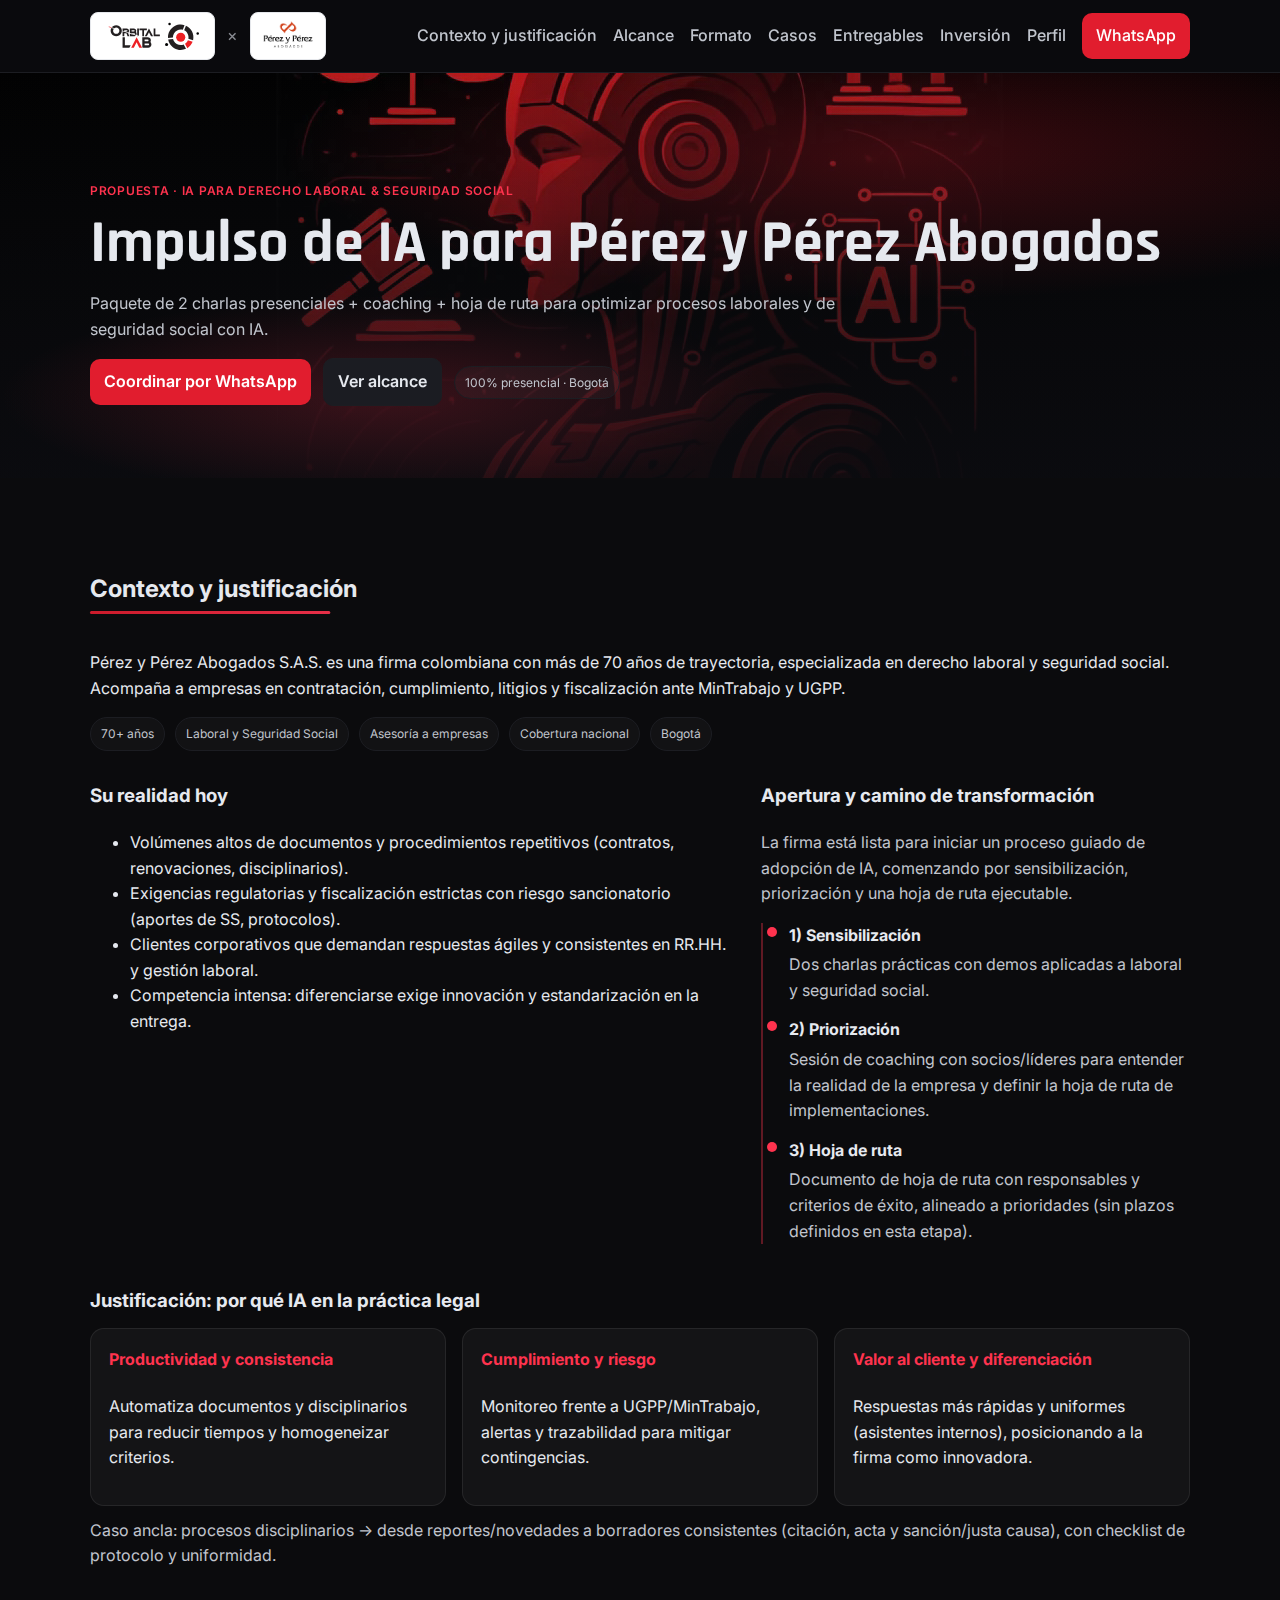
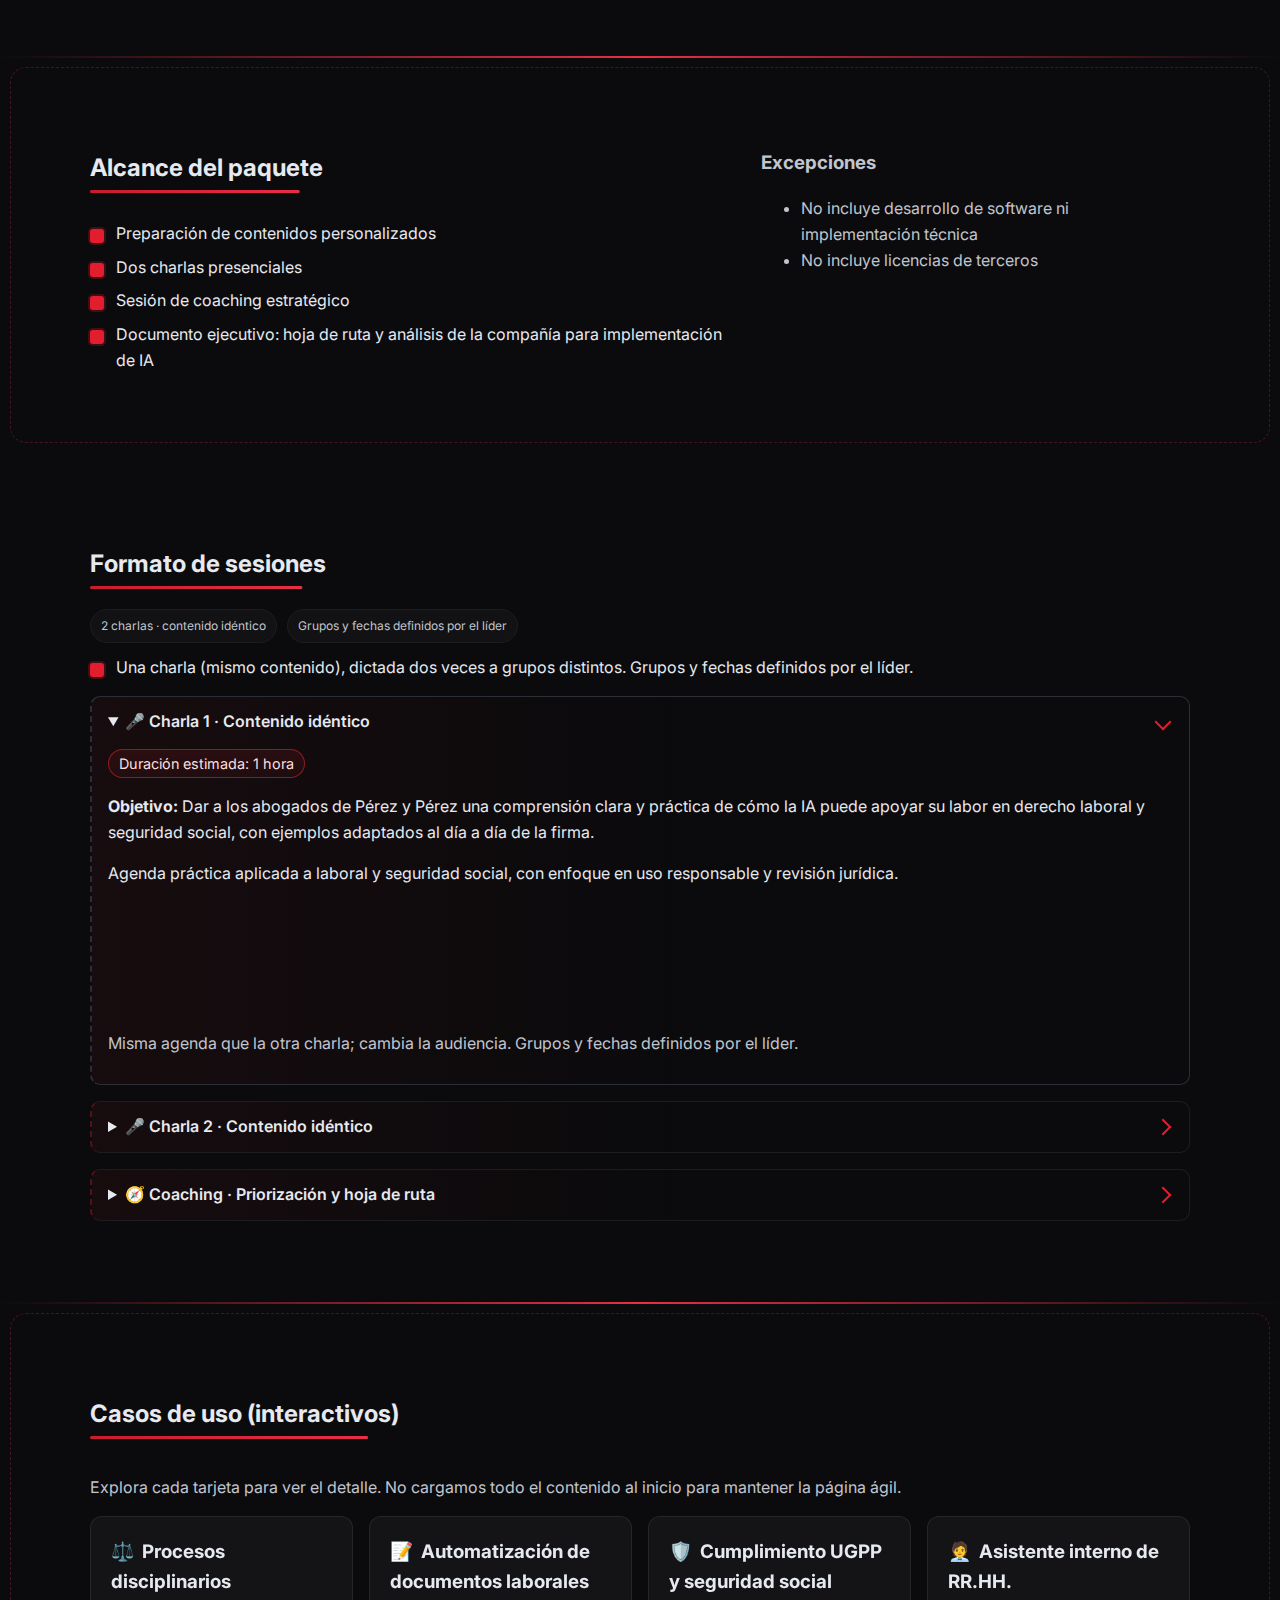
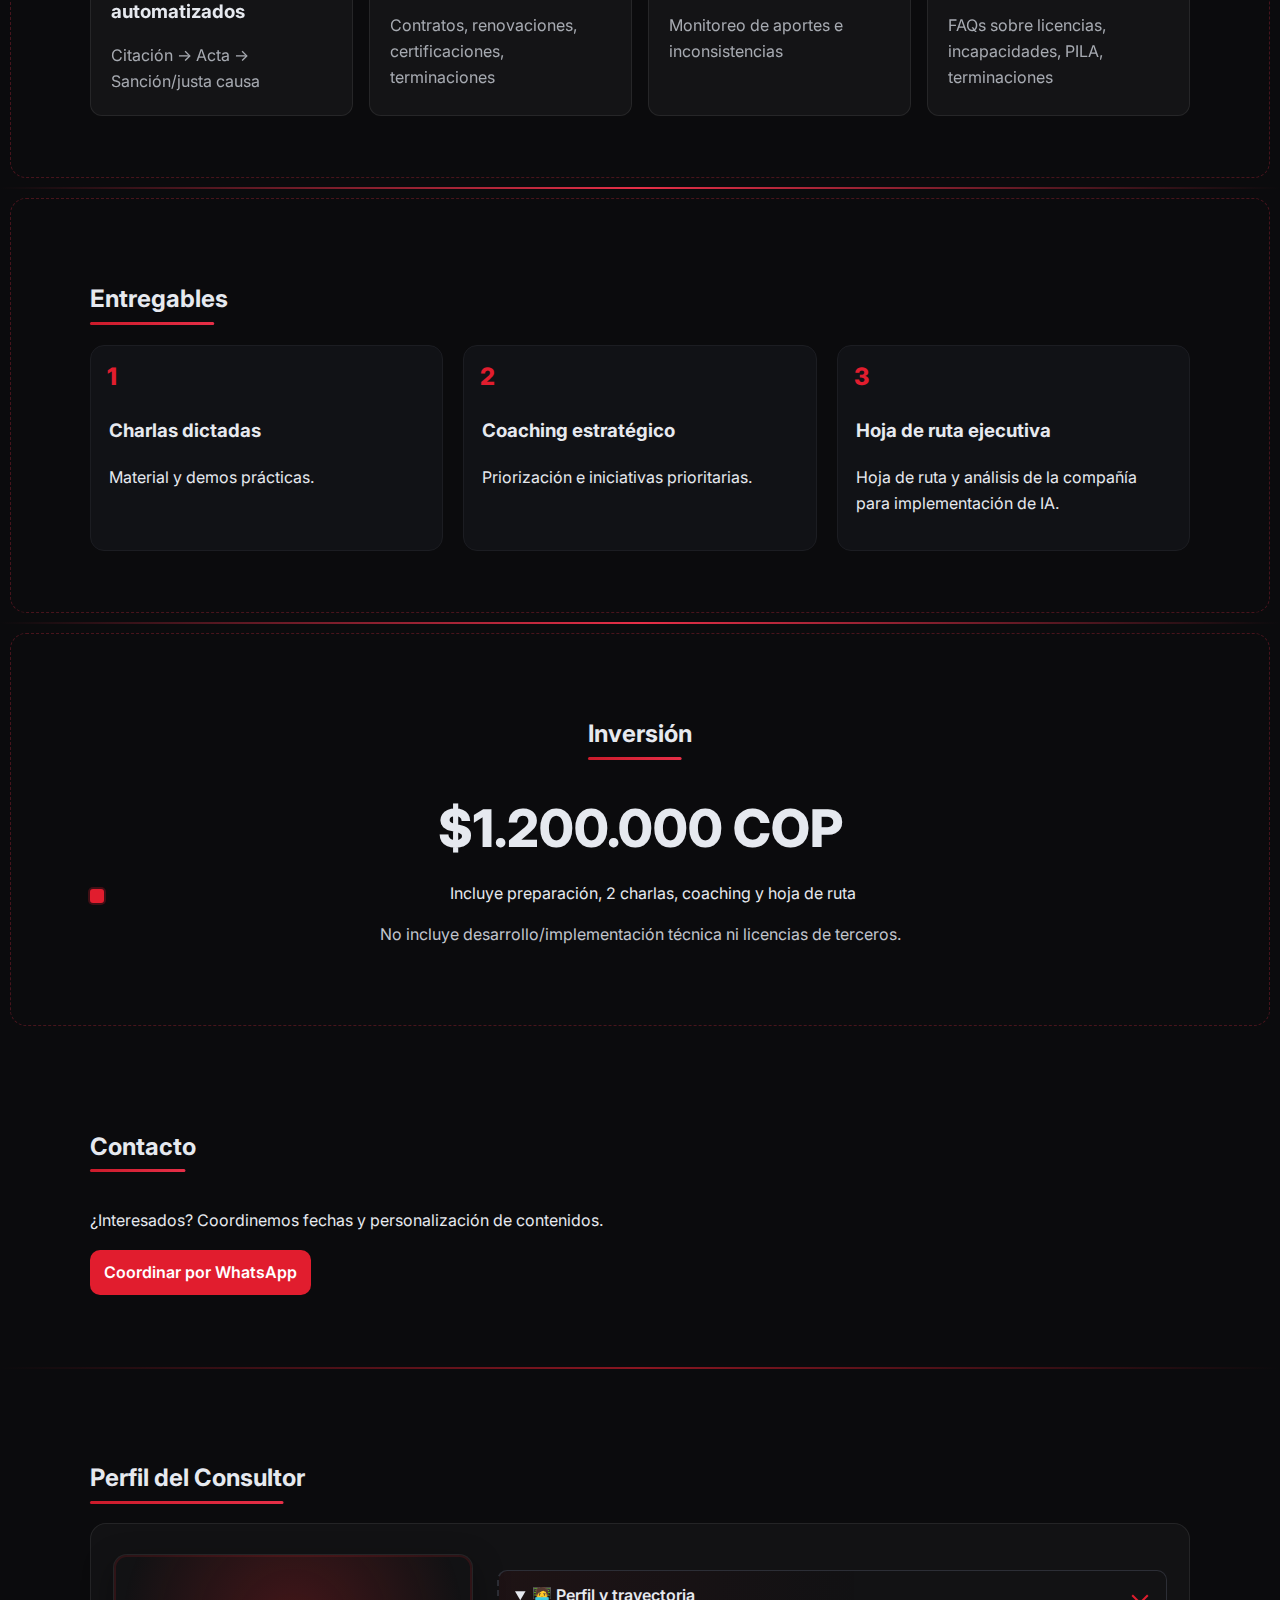
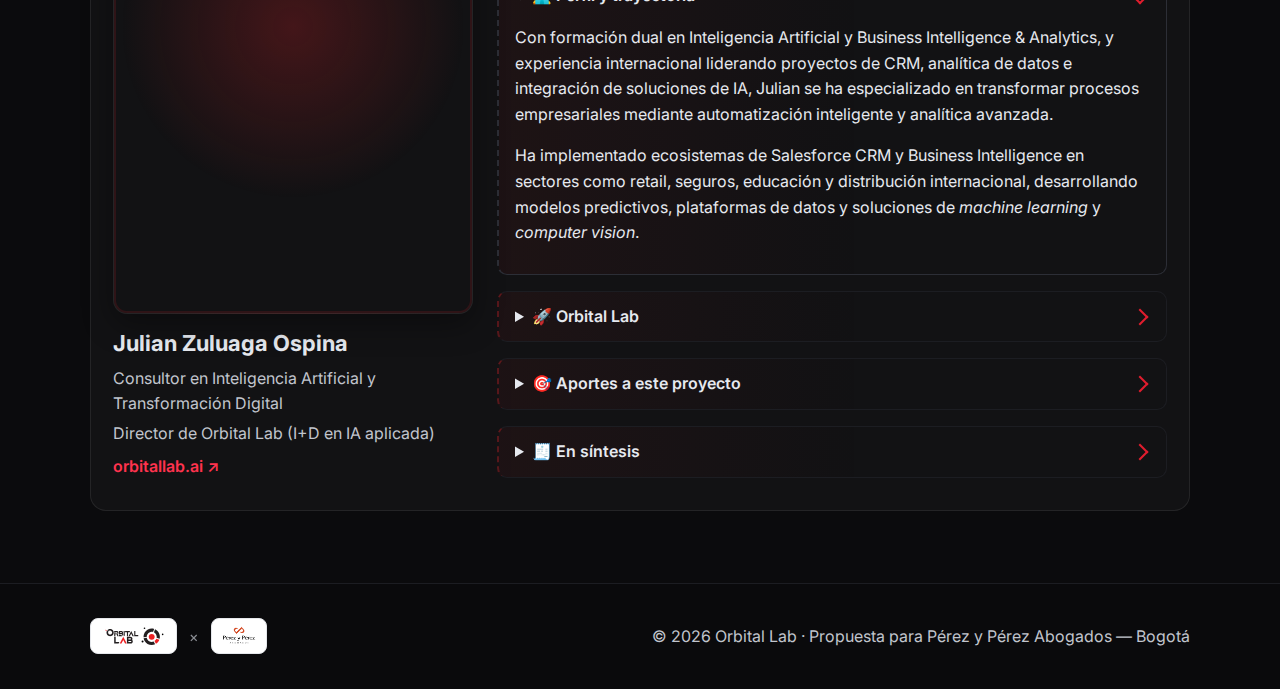
<file: docs/index.html>
<!doctype html>
<html lang="es">
<head>
  <meta charset="utf-8" />
  <meta name="viewport" content="width=device-width, initial-scale=1" />
  <title>Orbital Lab para Pérez y Pérez Abogados · Propuesta IA</title>
  <meta name="description" content="Propuesta de consultoría en IA aplicada a derecho laboral y seguridad social: 2 charlas, coaching y hoja de ruta ejecutiva." />
  <link rel="preconnect" href="https://fonts.googleapis.com">
  <link rel="preconnect" href="https://fonts.gstatic.com" crossorigin>
  <link href="https://fonts.googleapis.com/css2?family=Inter:wght@300;400;600;700&family=Rajdhani:wght@600;700&display=swap" rel="stylesheet">
  <link rel="icon" href="assets/hero/hero-ai.jpg" type="image/jpeg" />
  <link rel="stylesheet" href="styles.css" />
</head>
<body>
  <!-- Content copied from web/index.html with paths adjusted to root-relative within docs -->
  <!-- BEGIN COPY -->
  <header class="site-header">
    <div class="container header-inner">
      <div class="co-brand">
  <span class="logo-wrap light"><img class="logo" src="assets/orbital/logo-orbital.svg" alt="Logo de Orbital Lab" /></span>
        <span class="divider">×</span>
  <span class="logo-wrap light"><img class="logo" src="assets/cliente/logo-perezyperez-primary.png" alt="Logo de Pérez y Pérez Abogados" /></span>
      </div>
      <nav class="site-nav">
        <a href="#justificacion">Contexto y justificación</a>
        <a href="#alcance">Alcance</a>
        <a href="#formato">Formato</a>
        <a href="#casos">Casos</a>
        <a href="#entregables">Entregables</a>
        <a href="#inversion">Inversión</a>
        <a href="#consultor">Perfil</a>
        <a href="https://wa.me/573192727624?text=Hola%2C%20queremos%20coordinar%20las%20charlas%20y%20coaching%20de%20la%20Propuesta%20IA%20para%20P%C3%A9rez%20y%20P%C3%A9rez%20Abogados.%20Fechas%20tentativas%3A%20___.%20Casos%20prioritarios%3A%20___.%20Gracias." target="_blank" rel="noopener" class="btn btn-cta">WhatsApp</a>
      </nav>
    </div>
  </header>

  <main>
    <section class="hero with-video" id="hero">
      <div class="hero-media" aria-hidden="true">
        <video autoplay muted playsinline loop poster="assets/hero/hero-ai.jpg">
          <source src="assets/hero/hero.webm" type="video/webm" />
          <source src="assets/hero/hero.mp4" type="video/mp4" />
        </video>
      </div>
      <div class="hero-bg" aria-hidden="true"></div>
      <div class="container hero-inner">
        <p class="kicker">Propuesta · IA para derecho laboral & seguridad social</p>
        <h1>Impulso de IA para Pérez y Pérez Abogados</h1>
        <p class="sub">Paquete de 2 charlas presenciales + coaching + hoja de ruta para optimizar procesos laborales y de seguridad social con IA.</p>
        <div class="hero-ctas">
          <a href="https://wa.me/573192727624?text=Hola%2C%20queremos%20coordinar%20las%20charlas%20y%20coaching%20de%20la%20Propuesta%20IA%20para%20P%C3%A9rez%20y%20P%C3%A9rez%20Abogados.%20Fechas%20tentativas%3A%20___.%20Casos%20prioritarios%3A%20___.%20Gracias." target="_blank" rel="noopener" class="btn btn-primary">Coordinar por WhatsApp</a>
          <a href="#alcance" class="btn btn-secondary">Ver alcance</a>
          <span class="badge">100% presencial · Bogotá</span>
        </div>
      </div>
    </section>

    <section id="justificacion" class="section">
      <div class="container">
        <h2 class="accent">Contexto y justificación</h2>
        <p>
          Pérez y Pérez Abogados S.A.S. es una firma colombiana con más de 70 años de trayectoria, especializada en derecho laboral y seguridad social. Acompaña a empresas en contratación, cumplimiento, litigios y fiscalización ante MinTrabajo y UGPP.
        </p>
        <div class="chips">
          <span class="chip">70+ años</span>
          <span class="chip">Laboral y Seguridad Social</span>
          <span class="chip">Asesoría a empresas</span>
          <span class="chip">Cobertura nacional</span>
          <span class="chip">Bogotá</span>
        </div>
        <div class="grid-2">
          <div>
            <h3>Su realidad hoy</h3>
            <ul>
              <li>Volúmenes altos de documentos y procedimientos repetitivos (contratos, renovaciones, disciplinarios).</li>
              <li>Exigencias regulatorias y fiscalización estrictas con riesgo sancionatorio (aportes de SS, protocolos).</li>
              <li>Clientes corporativos que demandan respuestas ágiles y consistentes en RR.HH. y gestión laboral.</li>
              <li>Competencia intensa: diferenciarse exige innovación y estandarización en la entrega.</li>
            </ul>
          </div>
          <div>
            <h3>Apertura y camino de transformación</h3>
            <p class="muted">La firma está lista para iniciar un proceso guiado de adopción de IA, comenzando por sensibilización, priorización y una hoja de ruta ejecutable.</p>
            <div class="timeline">
              <div class="step">
                <span class="dot" aria-hidden="true"></span>
                <div class="label">
                  <strong>1) Sensibilización</strong>
                  <p>Dos charlas prácticas con demos aplicadas a laboral y seguridad social.</p>
                </div>
              </div>
              <div class="step">
                <span class="dot" aria-hidden="true"></span>
                <div class="label">
                  <strong>2) Priorización</strong>
                  <p>Sesión de coaching con socios/líderes para entender la realidad de la empresa y definir la hoja de ruta de implementaciones.</p>
                </div>
              </div>
              <div class="step">
                <span class="dot" aria-hidden="true"></span>
                <div class="label">
                  <strong>3) Hoja de ruta</strong>
                  <p>Documento de hoja de ruta con responsables y criterios de éxito, alineado a prioridades (sin plazos definidos en esta etapa).</p>
                </div>
              </div>
            </div>
          </div>
        </div>
        <h3 class="section-sub">Justificación: por qué IA en la práctica legal</h3>
        <div class="cards-3 reveal">
          <article class="card">
            <h4>Productividad y consistencia</h4>
            <p>Automatiza documentos y disciplinarios para reducir tiempos y homogeneizar criterios.</p>
          </article>
          <article class="card">
            <h4>Cumplimiento y riesgo</h4>
            <p>Monitoreo frente a UGPP/MinTrabajo, alertas y trazabilidad para mitigar contingencias.</p>
          </article>
          <article class="card">
            <h4>Valor al cliente y diferenciación</h4>
            <p>Respuestas más rápidas y uniformes (asistentes internos), posicionando a la firma como innovadora.</p>
          </article>
        </div>
        <p class="muted" style="margin-top:12px">
          Caso ancla: procesos disciplinarios → desde reportes/novedades a borradores consistentes (citación, acta y sanción/justa causa), con checklist de protocolo y uniformidad.
        </p>
      </div>
    </section>

    <section id="alcance" class="section with-frame">
      <div class="container grid-2">
        <div>
          <h2 class="accent">Alcance del paquete</h2>
          <ul class="checklist">
            <li>Preparación de contenidos personalizados</li>
            <li>Dos charlas presenciales</li>
            <li>Sesión de coaching estratégico</li>
            <li>Documento ejecutivo: hoja de ruta y análisis de la compañía para implementación de IA</li>
          </ul>
        </div>
        <div class="muted">
          <h3>Excepciones</h3>
          <ul>
            <li>No incluye desarrollo de software ni implementación técnica</li>
            <li>No incluye licencias de terceros</li>
          </ul>
        </div>
      </div>
    </section>

    <section id="formato" class="section">
      <div class="container">
        <h2 class="accent">Formato de sesiones</h2>
        <div class="chips">
          <span class="chip">2 charlas · contenido idéntico</span>
          <span class="chip">Grupos y fechas definidos por el líder</span>
        </div>
        <ul class="checklist">
          <li>Una charla (mismo contenido), dictada dos veces a grupos distintos. Grupos y fechas definidos por el líder.</li>
        </ul>
        <details class="accordion" open>
          <summary>🎤 Charla 1 · Contenido idéntico</summary>
          <p class="muted small"><span class="pill">Duración estimada: 1 hora</span></p>
          <p><strong>Objetivo:</strong> Dar a los abogados de Pérez y Pérez una comprensión clara y práctica de cómo la IA puede apoyar su labor en derecho laboral y seguridad social, con ejemplos adaptados al día a día de la firma.</p>
          <p>Agenda práctica aplicada a laboral y seguridad social, con enfoque en uso responsable y revisión jurídica.</p>
          <ul class="sublist">
            <li><strong>Introducción:</strong> Qué es/qué no es la IA; tendencias LegalTech; valor en laboral y SS.</li>
            <li><strong>Casos de uso:</strong> Disciplinarios; Automatización documental; Cumplimiento UGPP; Asistente RR.HH.</li>
            <li><strong>Demostraciones:</strong> Prompting para citación a descargos; resumen de jurisprudencia.</li>
            <li><strong>Cierre:</strong> Buenas prácticas y límites (ética, confidencialidad, validación) + Q&A breve.</li>
          </ul>
          <p class="muted">Misma agenda que la otra charla; cambia la audiencia. Grupos y fechas definidos por el líder.</p>
        </details>
        <details class="accordion">
          <summary>🎤 Charla 2 · Contenido idéntico</summary>
          <p class="muted small"><span class="pill">Duración estimada: 1 hora</span></p>
          <p><strong>Objetivo:</strong> Dar a los abogados de Pérez y Pérez una comprensión clara y práctica de cómo la IA puede apoyar su labor en derecho laboral y seguridad social, con ejemplos adaptados al día a día de la firma.</p>
          <p>Agenda práctica aplicada a laboral y seguridad social, con enfoque en uso responsable y revisión jurídica.</p>
          <ul class="sublist">
            <li><strong>Introducción:</strong> Qué es/qué no es la IA; tendencias LegalTech; valor en laboral y SS.</li>
            <li><strong>Casos de uso:</strong> Disciplinarios; Automatización documental; Cumplimiento UGPP; Asistente RR.HH.</li>
            <li><strong>Demostraciones:</strong> Prompting para citación a descargos; resumen de jurisprudencia.</li>
            <li><strong>Cierre:</strong> Buenas prácticas y límites (ética, confidencialidad, validación) + Q&A breve.</li>
          </ul>
          <p class="muted">Misma agenda que la otra charla; cambia la audiencia. Grupos y fechas definidos por el líder.</p>
        </details>
        <details class="accordion">
          <summary>🧭 Coaching · Priorización y hoja de ruta</summary>
          <p class="muted small"><span class="pill">Duración estimada: 1.5 horas</span></p>
          <p><strong>Objetivo:</strong> Pasar de la sensibilización a la acción, priorizando los casos de uso más relevantes y definiendo próximos pasos claros.</p>
          <p>De sensibilización a acción: entendemos la realidad de la firma, mapeamos procesos y definimos la hoja de ruta.</p>
          <ul class="sublist">
            <li>Recapitulación de aprendizajes de la charla.</li>
            <li>Mapeo de procesos y oportunidades de mayor impacto.</li>
            <li>Priorización de casos (disciplinarios, documentación, UGPP, asistentes RR.HH.).</li>
            <li>Definición de fases (iniciativas prioritarias vs. siguientes).</li>
            <li>Cierre con hoja de ruta ejecutiva a entregar.</li>
          </ul>
          <p class="muted">Sin plazos predefinidos; tiempos y métricas se co-definen tras el diagnóstico.</p>
        </details>
      </div>
    </section>

    <section id="casos" class="section with-frame">
      <div class="container">
        <h2 class="accent">Casos de uso (interactivos)</h2>
        <p class="muted">Explora cada tarjeta para ver el detalle. No cargamos todo el contenido al inicio para mantener la página ágil.</p>
        <div class="flip-grid">
          <div class="flip" tabindex="0" aria-label="Procesos disciplinarios automatizados (ver detalle)">
            <div class="flip-inner">
              <div class="flip-front">
                <h3><span class="icon" aria-hidden="true">⚖️</span>Procesos disciplinarios automatizados</h3>
                <p class="muted">Citación → Acta → Sanción/justa causa</p>
              </div>
              <div class="flip-back">
                <ul>
                  <li>Plantillas inteligentes basadas en novedades.</li>
                  <li>Checklist de debida diligencia y trazabilidad.</li>
                  <li>Consistencia en criterios y reducción de errores.</li>
                </ul>
              </div>
            </div>
          </div>

          <div class="flip" tabindex="0" aria-label="Automatización de documentos laborales (ver detalle)">
            <div class="flip-inner">
              <div class="flip-front">
                <h3><span class="icon" aria-hidden="true">📝</span>Automatización de documentos laborales</h3>
                <p class="muted">Contratos, renovaciones, certificaciones, terminaciones</p>
              </div>
              <div class="flip-back">
                <ul>
                  <li>Generación guiada con prompts y validaciones.</li>
                  <li>Versionamiento y control de cambios.</li>
                  <li>Tiempo de ciclo menor y mayor consistencia.</li>
                </ul>
              </div>
            </div>
          </div>

          <div class="flip" tabindex="0" aria-label="Cumplimiento UGPP y seguridad social (ver detalle)">
            <div class="flip-inner">
              <div class="flip-front">
                <h3><span class="icon" aria-hidden="true">🛡️</span>Cumplimiento UGPP y seguridad social</h3>
                <p class="muted">Monitoreo de aportes e inconsistencias</p>
              </div>
              <div class="flip-back">
                <ul>
                  <li>Panel de alertas e indicadores clave.</li>
                  <li>Reportes ejecutivos y trazabilidad.</li>
                  <li>Priorización de riesgos y acciones correctivas.</li>
                </ul>
              </div>
            </div>
          </div>

          <div class="flip" tabindex="0" aria-label="Asistente interno de RR.HH. (ver detalle)">
            <div class="flip-inner">
              <div class="flip-front">
                <h3><span class="icon" aria-hidden="true">🧑‍💼</span>Asistente interno de RR.HH.</h3>
                <p class="muted">FAQs sobre licencias, incapacidades, PILA, terminaciones</p>
              </div>
              <div class="flip-back">
                <ul>
                  <li>Respuestas consistentes con criterios de la firma.</li>
                  <li>Escalamiento a abogado cuando aplique.</li>
                  <li>Guías y políticas internas al alcance.</li>
                </ul>
              </div>
            </div>
          </div>
        </div>
      </div>
    </section>

    <section id="entregables" class="section with-frame">
      <div class="container">
        <h2 class="accent">Entregables</h2>
        <div class="cards-3">
          <article class="card number">
            <span class="num">1</span>
            <h3>Charlas dictadas</h3>
            <p>Material y demos prácticas.</p>
          </article>
          <article class="card number">
            <span class="num">2</span>
            <h3>Coaching estratégico</h3>
            <p>Priorización e iniciativas prioritarias.</p>
          </article>
          <article class="card number">
            <span class="num">3</span>
            <h3>Hoja de ruta ejecutiva</h3>
            <p>Hoja de ruta y análisis de la compañía para implementación de IA.</p>
          </article>
        </div>
      </div>
    </section>

    <section id="inversion" class="section with-frame">
      <div class="container price-block">
        <h2 class="accent">Inversión</h2>
        <p class="price">$1.200.000 COP</p>
        <ul class="checklist">
          <li>Incluye preparación, 2 charlas, coaching y hoja de ruta</li>
        </ul>
        <p class="note">No incluye desarrollo/implementación técnica ni licencias de terceros.</p>
      </div>
    </section>

    <section id="contacto" class="section">
      <div class="container contact">
        <h2 class="accent">Contacto</h2>
        <p>¿Interesados? Coordinemos fechas y personalización de contenidos.</p>
        <div class="cta-row">
          <a class="btn btn-primary" href="https://wa.me/573192727624?text=Hola%2C%20queremos%20coordinar%20las%20charlas%20y%20coaching%20de%20la%20Propuesta%20IA%20para%20P%C3%A9rez%20y%20P%C3%A9rez%20Abogados.%20Fechas%20tentativas%3A%20___.%20Casos%20prioritarios%3A%20___.%20Gracias." target="_blank" rel="noopener">Coordinar por WhatsApp</a>
        </div>
      </div>
    </section>

    <section id="consultor" class="section section-sep">
      <div class="container">
        <h2 class="accent">Perfil del Consultor</h2>
        <div class="consultor-card">
          <div class="consultor-grid">
            <div class="consultor-media">
              <div class="portrait-wrap">
                <img id="consultorPhoto" src="assets/consultor/julian.png" alt="Foto de perfil de Julian Zuluaga Ospina" loading="lazy">
                <span class="img-fallback-badge" aria-hidden="true">Foto no disponible</span>
              </div>
              <div class="consultor-ids">
                <h3>Julian Zuluaga Ospina</h3>
                <p class="muted">Consultor en Inteligencia Artificial y Transformación Digital</p>
                <p class="muted">Director de Orbital Lab (I+D en IA aplicada)</p>
                <p class="muted" style="margin-top:8px">
                  <a href="https://www.orbitallab.ai/" target="_blank" rel="noopener" class="link-accent">orbitallab.ai ↗</a>
                </p>
              </div>
            </div>
            <div class="consultor-content">
              <details class="accordion" open>
                <summary>🧑‍💻 Perfil y trayectoria</summary>
                <p>Con formación dual en Inteligencia Artificial y Business Intelligence & Analytics, y experiencia internacional liderando proyectos de CRM, analítica de datos e integración de soluciones de IA, Julian se ha especializado en transformar procesos empresariales mediante automatización inteligente y analítica avanzada.</p>
                <p>Ha implementado ecosistemas de Salesforce CRM y Business Intelligence en sectores como retail, seguros, educación y distribución internacional, desarrollando modelos predictivos, plataformas de datos y soluciones de <em>machine learning</em> y <em>computer vision</em>.</p>
              </details>
              <details class="accordion">
                <summary>🚀 Orbital Lab</summary>
                <p>Como fundador de Orbital Lab, laboratorio de investigación en IA, Julian ha enfocado su trabajo en el diseño de soluciones accesibles y de alto impacto, explorando visión por computador, análisis predictivo y automatización de procesos jurídicos y de marketing.</p>
                <p>Orbital Lab funciona como un hub de innovación, donde la investigación académica se convierte en proyectos prácticos y escalables para empresas.</p>
              </details>
              <details class="accordion">
                <summary>🎯 Aportes a este proyecto</summary>
                <ul class="sublist">
                  <li><strong>Conocimiento técnico en IA:</strong> LLMs y visión por computador aplicados a contextos laborales y jurídicos.</li>
                  <li><strong>Digitalización de procesos críticos:</strong> contratos, cumplimiento normativo, disciplinarios.</li>
                  <li><strong>Traducción a valor de negocio:</strong> eficiencia, reducción de riesgos y mejor servicio al cliente.</li>
                  <li><strong>Metodología aplicada:</strong> charlas dinámicas, coaching estratégico y <em>roadmap</em> claro.</li>
                </ul>
              </details>
              <details class="accordion">
                <summary>🧾 En síntesis</summary>
                <p>Julian no es solo un consultor técnico: es un socio estratégico que entiende tanto las necesidades empresariales como las posibilidades de la IA. Con el respaldo de Orbital Lab, entregará una visión clara, práctica y confiable sobre cómo la IA puede transformar la práctica de derecho laboral y seguridad social en Pérez y Pérez.</p>
              </details>
            </div>
          </div>
        </div>
      </div>
    </section>
  </main>

  <footer class="site-footer">
    <div class="container footer-inner">
      <div class="co-brand small">
  <span class="logo-wrap light"><img class="logo" src="assets/orbital/logo-orbital.svg" alt="Logo de Orbital Lab" /></span>
        <span class="divider">×</span>
  <span class="logo-wrap light"><img class="logo" src="assets/cliente/logo-perezyperez-primary.png" alt="Logo de Pérez y Pérez Abogados" /></span>
      </div>
      <p class="muted">© <span id="year"></span> Orbital Lab · Propuesta para Pérez y Pérez Abogados — Bogotá</p>
    </div>
  </footer>

  <script>
    document.getElementById('year').textContent = new Date().getFullYear();
    document.querySelectorAll('.flip').forEach(card => {
      card.addEventListener('click', () => card.classList.toggle('flipped'));
      card.addEventListener('keypress', (e) => {
        if (e.key === 'Enter' || e.key === ' ') {
          e.preventDefault();
          card.classList.toggle('flipped');
        }
      });
    });
    (function(){
      const img = document.getElementById('consultorPhoto');
      if (!img) return;
      const wrap = img.closest('.portrait-wrap');
      const desired = img.getAttribute('src');
      const onError = () => {
        wrap.classList.add('fallback');
  img.src = 'assets/consultor/placeholder.svg';
        img.removeEventListener('error', onError);
      };
      img.addEventListener('error', onError);
    })();
  </script>
</body>
</html>
</file>
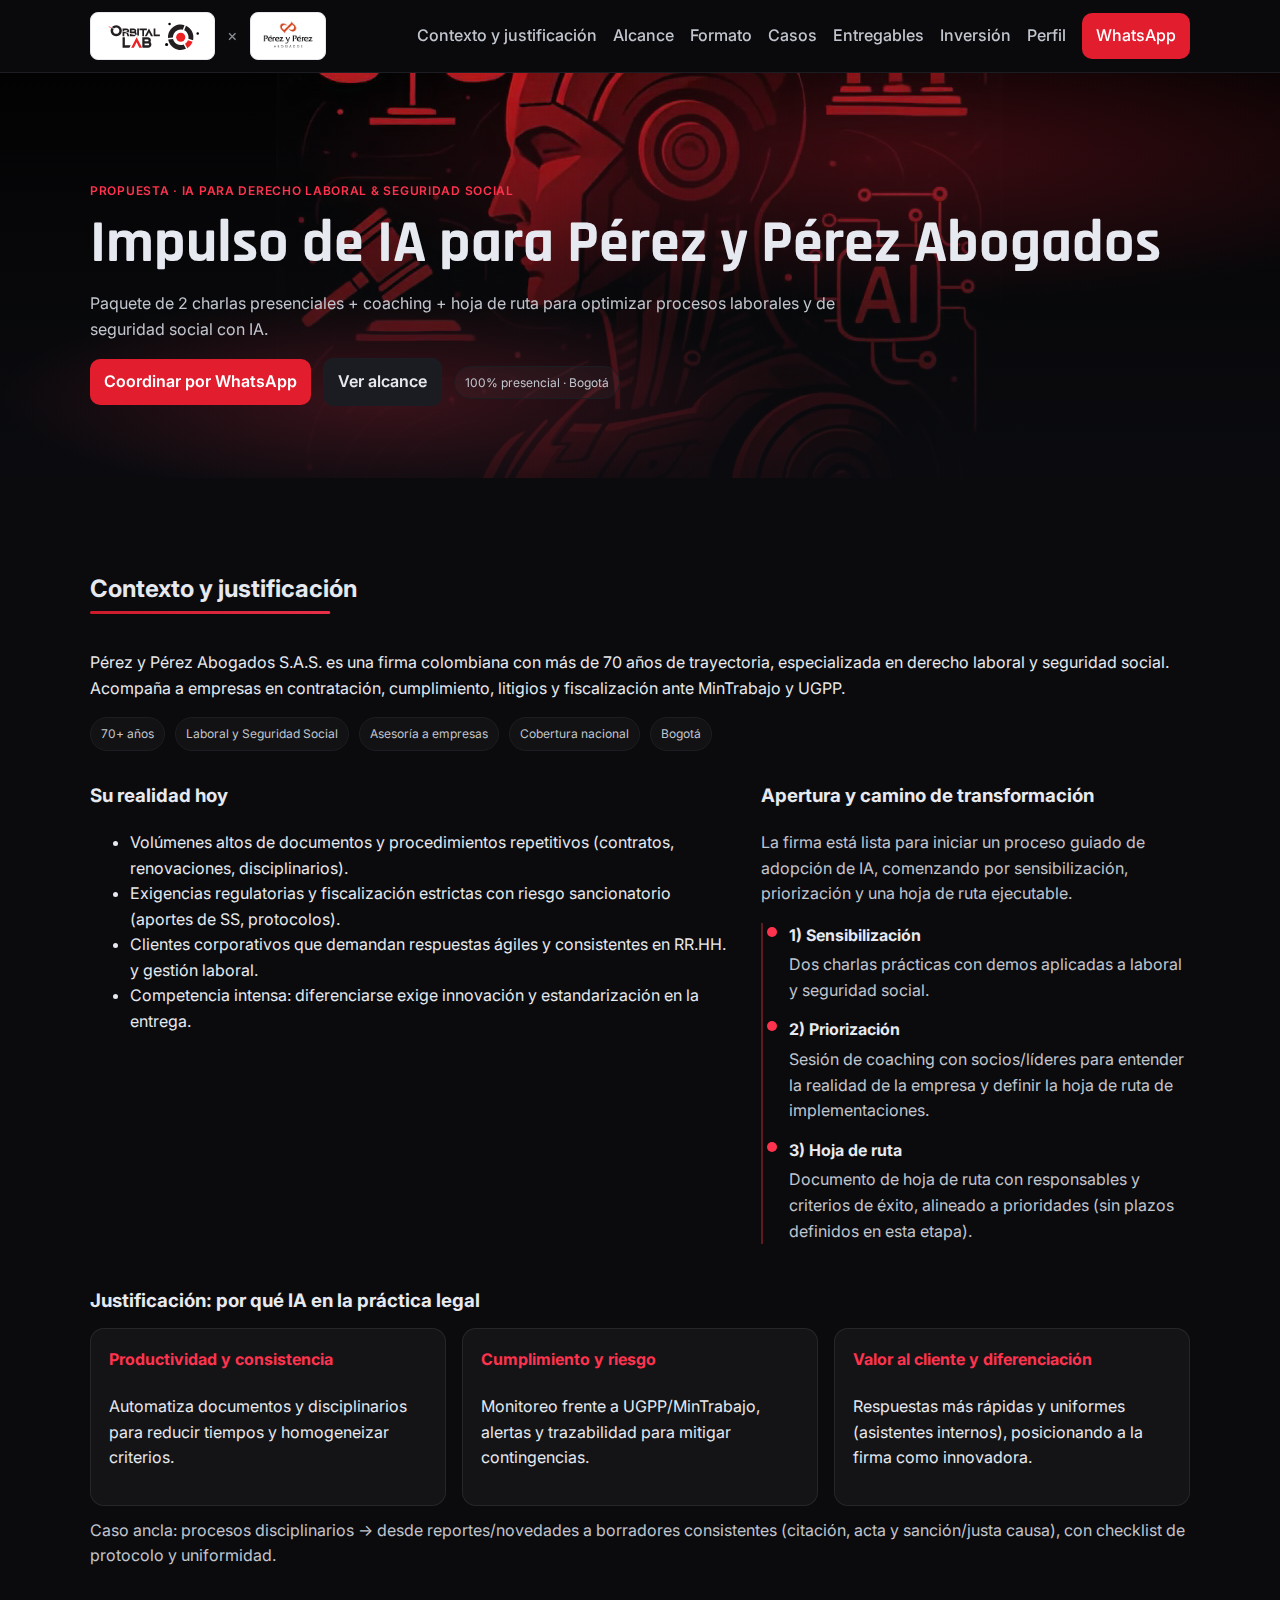
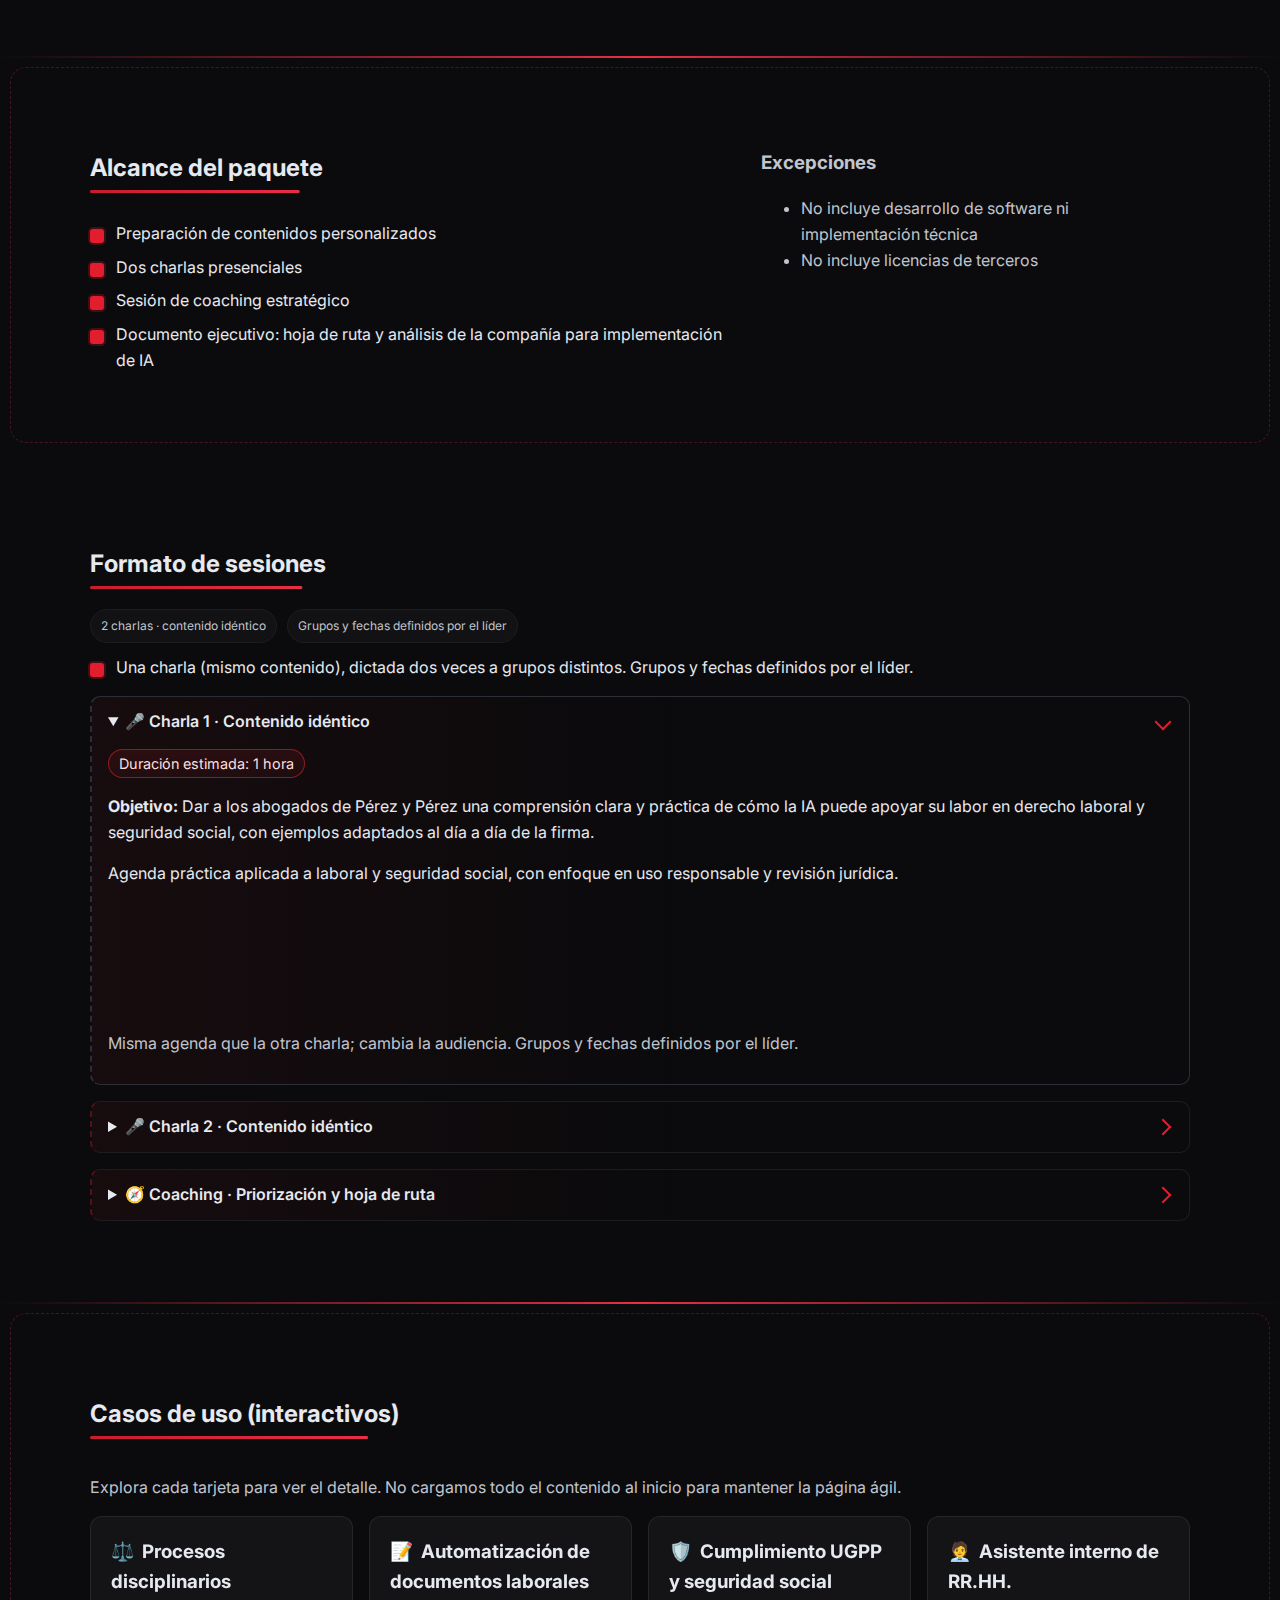
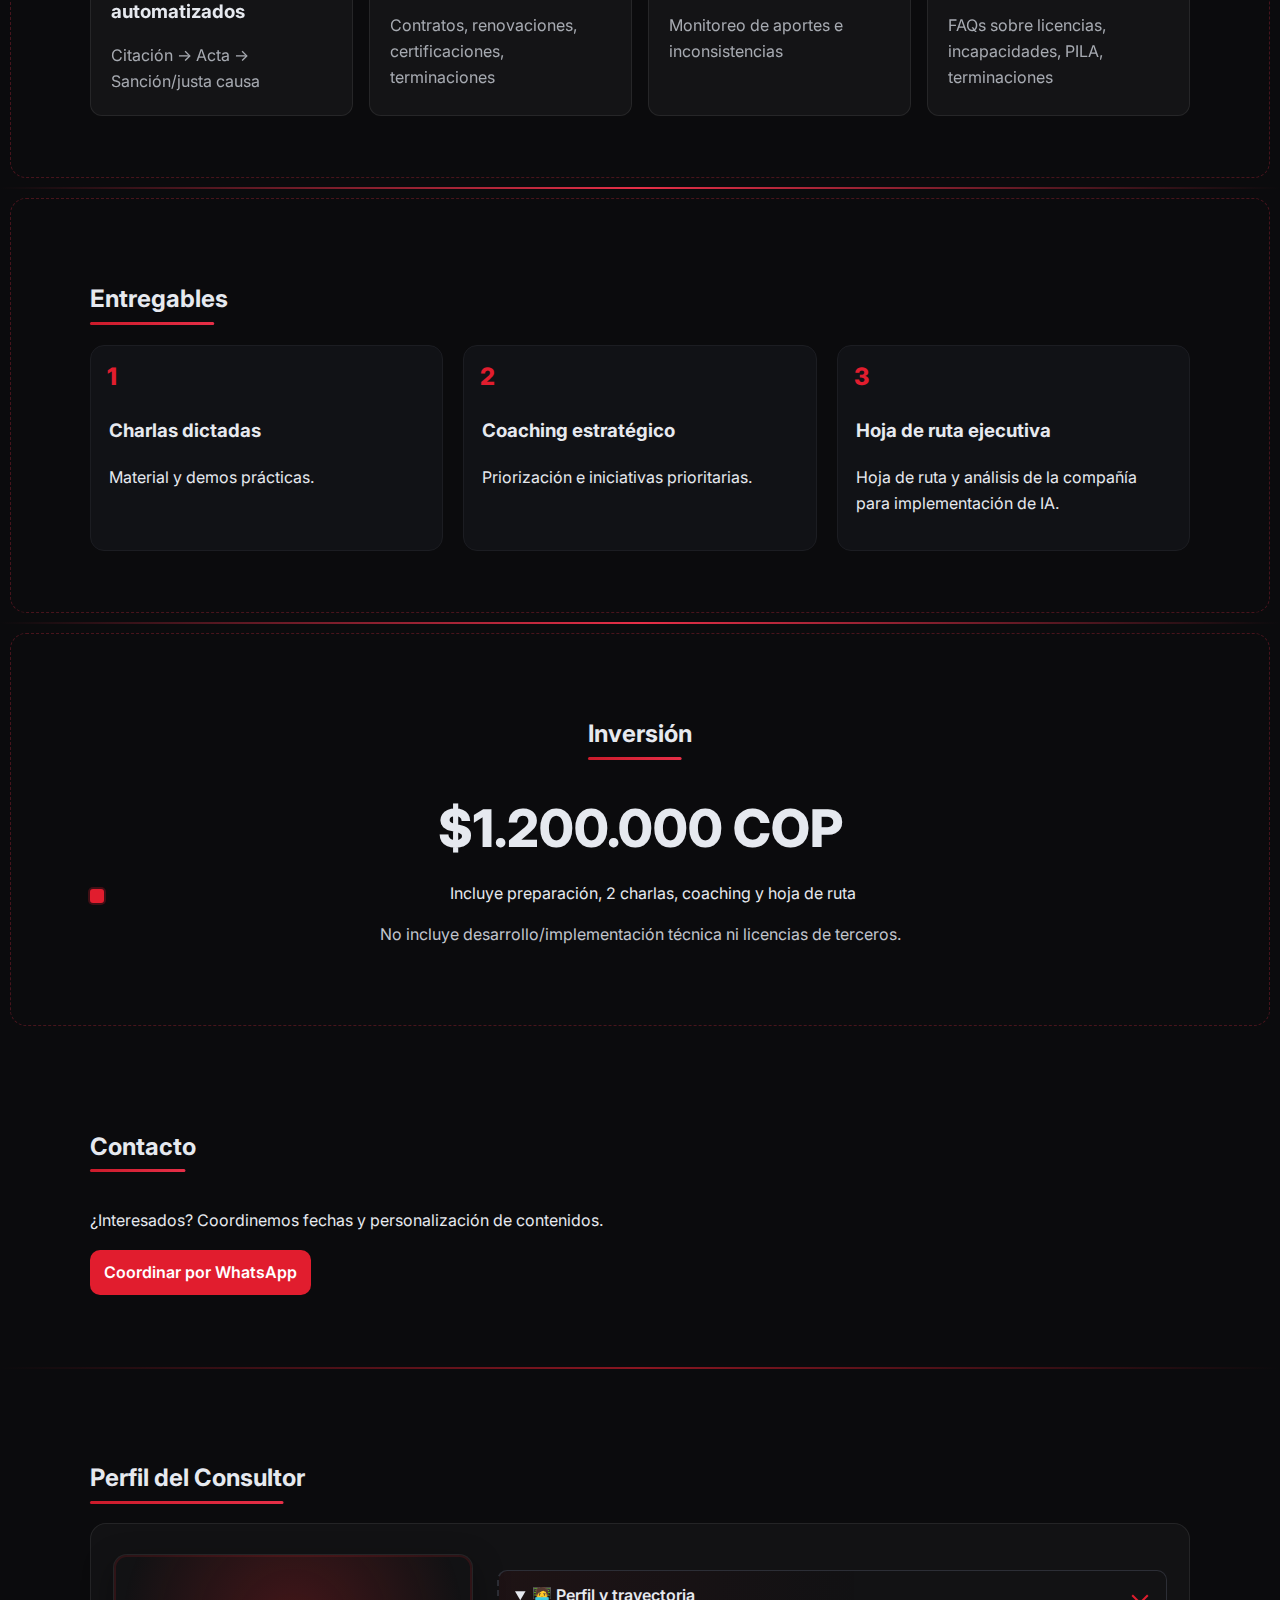
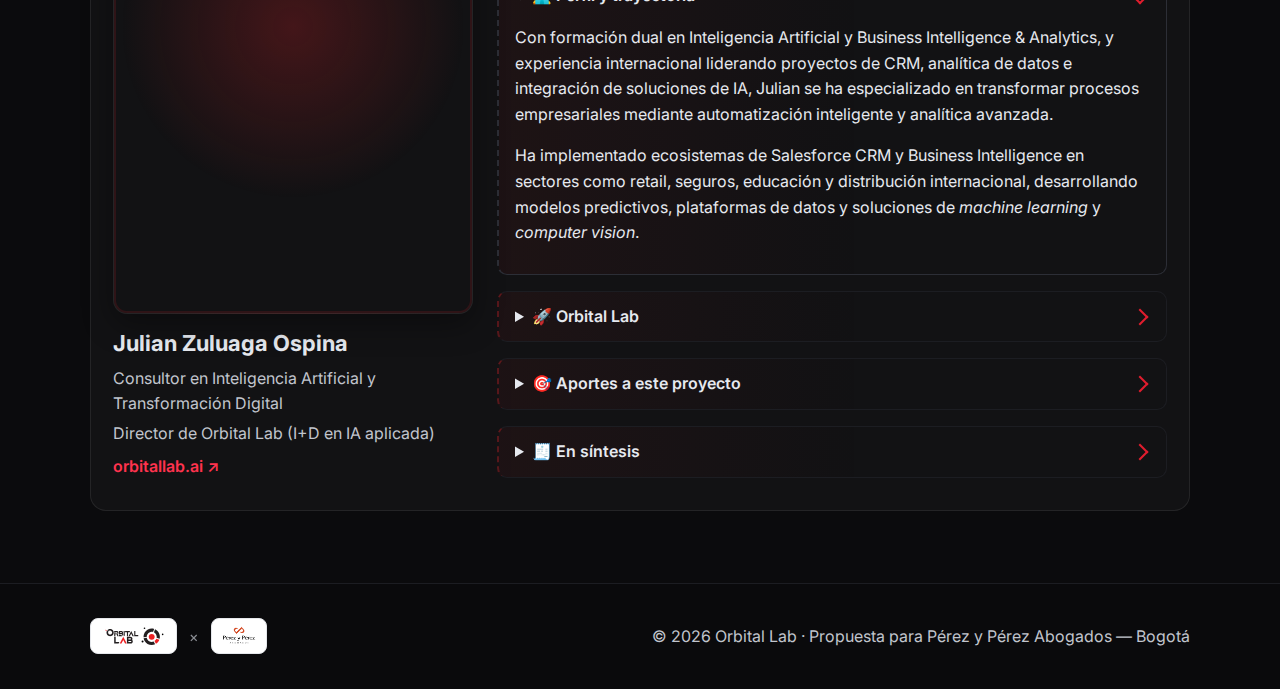
<file: web/index.html>
<!doctype html>
<html lang="es">
<head>
  <meta charset="utf-8" />
  <meta name="viewport" content="width=device-width, initial-scale=1" />
  <title>Orbital Lab para Pérez y Pérez Abogados · Propuesta IA</title>
  <meta name="description" content="Propuesta de consultoría en IA aplicada a derecho laboral y seguridad social: 2 charlas, coaching y hoja de ruta ejecutiva." />
  <link rel="preconnect" href="https://fonts.googleapis.com">
  <link rel="preconnect" href="https://fonts.gstatic.com" crossorigin>
  <link href="https://fonts.googleapis.com/css2?family=Inter:wght@300;400;600;700&family=Rajdhani:wght@600;700&display=swap" rel="stylesheet">
  <link rel="icon" href="../assets/hero/hero-ai.jpg" type="image/jpeg" />
  <link rel="stylesheet" href="styles.css" />
</head>
<body>
  <header class="site-header">
    <div class="container header-inner">
      <div class="co-brand">
        <span class="logo-wrap light"><img class="logo" src="../assets/orbital/logo-orbital.svg" alt="Logo de Orbital Lab" /></span>
        <span class="divider">×</span>
        <span class="logo-wrap light"><img class="logo" src="../assets/cliente/logo-perezyperez-primary.png" alt="Logo de Pérez y Pérez Abogados" /></span>
      </div>
      <nav class="site-nav">
        <a href="#justificacion">Contexto y justificación</a>
        <a href="#alcance">Alcance</a>
        <a href="#formato">Formato</a>
        <a href="#casos">Casos</a>
        <a href="#entregables">Entregables</a>
        <a href="#inversion">Inversión</a>
        <a href="#consultor">Perfil</a>
        <a href="https://wa.me/573192727624?text=Hola%2C%20queremos%20coordinar%20las%20charlas%20y%20coaching%20de%20la%20Propuesta%20IA%20para%20P%C3%A9rez%20y%20P%C3%A9rez%20Abogados.%20Fechas%20tentativas%3A%20___.%20Casos%20prioritarios%3A%20___.%20Gracias." target="_blank" rel="noopener" class="btn btn-cta">WhatsApp</a>
      </nav>
    </div>
  </header>

  <main>
    <section class="hero with-video" id="hero">
      <div class="hero-media" aria-hidden="true">
        <video autoplay muted playsinline loop poster="../assets/hero/hero-ai.jpg">
          <source src="../assets/hero/hero.webm" type="video/webm" />
          <source src="../assets/hero/hero.mp4" type="video/mp4" />
        </video>
      </div>
      <div class="hero-bg" aria-hidden="true"></div>
      <div class="container hero-inner">
        <p class="kicker">Propuesta · IA para derecho laboral & seguridad social</p>
        <h1>Impulso de IA para Pérez y Pérez Abogados</h1>
  <p class="sub">Paquete de 2 charlas presenciales + coaching + hoja de ruta para optimizar procesos laborales y de seguridad social con IA.</p>
        <div class="hero-ctas">
          <a href="https://wa.me/573192727624?text=Hola%2C%20queremos%20coordinar%20las%20charlas%20y%20coaching%20de%20la%20Propuesta%20IA%20para%20P%C3%A9rez%20y%20P%C3%A9rez%20Abogados.%20Fechas%20tentativas%3A%20___.%20Casos%20prioritarios%3A%20___.%20Gracias." target="_blank" rel="noopener" class="btn btn-primary">Coordinar por WhatsApp</a>
          <a href="#alcance" class="btn btn-secondary">Ver alcance</a>
          <span class="badge">100% presencial · Bogotá</span>
        </div>
      </div>
    </section>

    

    <section id="justificacion" class="section">
      <div class="container">
        <h2 class="accent">Contexto y justificación</h2>
        <p>
          Pérez y Pérez Abogados S.A.S. es una firma colombiana con más de 70 años de trayectoria, especializada en derecho laboral y seguridad social. Acompaña a empresas en contratación, cumplimiento, litigios y fiscalización ante MinTrabajo y UGPP.
        </p>
        <div class="chips">
          <span class="chip">70+ años</span>
          <span class="chip">Laboral y Seguridad Social</span>
          <span class="chip">Asesoría a empresas</span>
          <span class="chip">Cobertura nacional</span>
          <span class="chip">Bogotá</span>
        </div>
        <div class="grid-2">
          <div>
            <h3>Su realidad hoy</h3>
            <ul>
              <li>Volúmenes altos de documentos y procedimientos repetitivos (contratos, renovaciones, disciplinarios).</li>
              <li>Exigencias regulatorias y fiscalización estrictas con riesgo sancionatorio (aportes de SS, protocolos).</li>
              <li>Clientes corporativos que demandan respuestas ágiles y consistentes en RR.HH. y gestión laboral.</li>
              <li>Competencia intensa: diferenciarse exige innovación y estandarización en la entrega.</li>
            </ul>
          </div>
          <div>
            <h3>Apertura y camino de transformación</h3>
            <p class="muted">La firma está lista para iniciar un proceso guiado de adopción de IA, comenzando por sensibilización, priorización y una hoja de ruta ejecutable.</p>
            <div class="timeline">
              <div class="step">
                <span class="dot" aria-hidden="true"></span>
                <div class="label">
                  <strong>1) Sensibilización</strong>
                  <p>Dos charlas prácticas con demos aplicadas a laboral y seguridad social.</p>
                </div>
              </div>
              <div class="step">
                <span class="dot" aria-hidden="true"></span>
                <div class="label">
                  <strong>2) Priorización</strong>
                  <p>Sesión de coaching con socios/líderes para entender la realidad de la empresa y definir la hoja de ruta de implementaciones.</p>
                </div>
              </div>
              <div class="step">
                <span class="dot" aria-hidden="true"></span>
                <div class="label">
                  <strong>3) Hoja de ruta</strong>
                  <p>Documento de hoja de ruta con responsables y criterios de éxito, alineado a prioridades (sin plazos definidos en esta etapa).</p>
                </div>
              </div>
            </div>
          </div>
        </div>
        <h3 class="section-sub">Justificación: por qué IA en la práctica legal</h3>
        <div class="cards-3 reveal">
          <article class="card">
            <h4>Productividad y consistencia</h4>
            <p>Automatiza documentos y disciplinarios para reducir tiempos y homogeneizar criterios.</p>
          </article>
          <article class="card">
            <h4>Cumplimiento y riesgo</h4>
            <p>Monitoreo frente a UGPP/MinTrabajo, alertas y trazabilidad para mitigar contingencias.</p>
          </article>
          <article class="card">
            <h4>Valor al cliente y diferenciación</h4>
            <p>Respuestas más rápidas y uniformes (asistentes internos), posicionando a la firma como innovadora.</p>
          </article>
        </div>
        <p class="muted" style="margin-top:12px">
          Caso ancla: procesos disciplinarios → desde reportes/novedades a borradores consistentes (citación, acta y sanción/justa causa), con checklist de protocolo y uniformidad.
        </p>
      </div>
    </section>

    

  <section id="alcance" class="section with-frame">
      <div class="container grid-2">
        <div>
          <h2 class="accent">Alcance del paquete</h2>
          <ul class="checklist">
            <li>Preparación de contenidos personalizados</li>
            <li>Dos charlas presenciales</li>
            <li>Sesión de coaching estratégico</li>
            <li>Documento ejecutivo: hoja de ruta y análisis de la compañía para implementación de IA</li>
          </ul>
        </div>
        <div class="muted">
          <h3>Excepciones</h3>
          <ul>
            <li>No incluye desarrollo de software ni implementación técnica</li>
            <li>No incluye licencias de terceros</li>
          </ul>
        </div>
      </div>
    </section>

    <section id="formato" class="section">
      <div class="container">
  <h2 class="accent">Formato de sesiones</h2>
        <div class="chips">
          <span class="chip">2 charlas · contenido idéntico</span>
          <span class="chip">Grupos y fechas definidos por el líder</span>
        </div>
        <ul class="checklist">
          <li>Una charla (mismo contenido), dictada dos veces a grupos distintos. Grupos y fechas definidos por el líder.</li>
        </ul>
        <details class="accordion" open>
          <summary>🎤 Charla 1 · Contenido idéntico</summary>
          <p class="muted small"><span class="pill">Duración estimada: 1 hora</span></p>
          <p><strong>Objetivo:</strong> Dar a los abogados de Pérez y Pérez una comprensión clara y práctica de cómo la IA puede apoyar su labor en derecho laboral y seguridad social, con ejemplos adaptados al día a día de la firma.</p>
          <p>Agenda práctica aplicada a laboral y seguridad social, con enfoque en uso responsable y revisión jurídica.</p>
          <ul class="sublist">
            <li><strong>Introducción:</strong> Qué es/qué no es la IA; tendencias LegalTech; valor en laboral y SS.</li>
            <li><strong>Casos de uso:</strong> Disciplinarios; Automatización documental; Cumplimiento UGPP; Asistente RR.HH.</li>
            <li><strong>Demostraciones:</strong> Prompting para citación a descargos; resumen de jurisprudencia.</li>
            <li><strong>Cierre:</strong> Buenas prácticas y límites (ética, confidencialidad, validación) + Q&A breve.</li>
          </ul>
          <p class="muted">Misma agenda que la otra charla; cambia la audiencia. Grupos y fechas definidos por el líder.</p>
        </details>
        <details class="accordion">
          <summary>🎤 Charla 2 · Contenido idéntico</summary>
          <p class="muted small"><span class="pill">Duración estimada: 1 hora</span></p>
          <p><strong>Objetivo:</strong> Dar a los abogados de Pérez y Pérez una comprensión clara y práctica de cómo la IA puede apoyar su labor en derecho laboral y seguridad social, con ejemplos adaptados al día a día de la firma.</p>
          <p>Agenda práctica aplicada a laboral y seguridad social, con enfoque en uso responsable y revisión jurídica.</p>
          <ul class="sublist">
            <li><strong>Introducción:</strong> Qué es/qué no es la IA; tendencias LegalTech; valor en laboral y SS.</li>
            <li><strong>Casos de uso:</strong> Disciplinarios; Automatización documental; Cumplimiento UGPP; Asistente RR.HH.</li>
            <li><strong>Demostraciones:</strong> Prompting para citación a descargos; resumen de jurisprudencia.</li>
            <li><strong>Cierre:</strong> Buenas prácticas y límites (ética, confidencialidad, validación) + Q&A breve.</li>
          </ul>
          <p class="muted">Misma agenda que la otra charla; cambia la audiencia. Grupos y fechas definidos por el líder.</p>
        </details>
        <details class="accordion">
          <summary>🧭 Coaching · Priorización y hoja de ruta</summary>
          <p class="muted small"><span class="pill">Duración estimada: 1.5 horas</span></p>
          <p><strong>Objetivo:</strong> Pasar de la sensibilización a la acción, priorizando los casos de uso más relevantes y definiendo próximos pasos claros.</p>
          <p>De sensibilización a acción: entendemos la realidad de la firma, mapeamos procesos y definimos la hoja de ruta.</p>
          <ul class="sublist">
            <li>Recapitulación de aprendizajes de la charla.</li>
            <li>Mapeo de procesos y oportunidades de mayor impacto.</li>
            <li>Priorización de casos (disciplinarios, documentación, UGPP, asistentes RR.HH.).</li>
            <li>Definición de fases (iniciativas prioritarias vs. siguientes).</li>
            <li>Cierre con hoja de ruta ejecutiva a entregar.</li>
          </ul>
          <p class="muted">Sin plazos predefinidos; tiempos y métricas se co-definen tras el diagnóstico.</p>
        </details>
      </div>
    </section>

  <section id="casos" class="section with-frame">
      <div class="container">
        <h2 class="accent">Casos de uso (interactivos)</h2>
        <p class="muted">Explora cada tarjeta para ver el detalle. No cargamos todo el contenido al inicio para mantener la página ágil.</p>
        <div class="flip-grid">
          <div class="flip" tabindex="0" aria-label="Procesos disciplinarios automatizados (ver detalle)">
            <div class="flip-inner">
              <div class="flip-front">
                <h3><span class="icon" aria-hidden="true">⚖️</span>Procesos disciplinarios automatizados</h3>
                <p class="muted">Citación → Acta → Sanción/justa causa</p>
              </div>
              <div class="flip-back">
                <ul>
                  <li>Plantillas inteligentes basadas en novedades.</li>
                  <li>Checklist de debida diligencia y trazabilidad.</li>
                  <li>Consistencia en criterios y reducción de errores.</li>
                </ul>
              </div>
            </div>
          </div>

          <div class="flip" tabindex="0" aria-label="Automatización de documentos laborales (ver detalle)">
            <div class="flip-inner">
              <div class="flip-front">
                <h3><span class="icon" aria-hidden="true">📝</span>Automatización de documentos laborales</h3>
                <p class="muted">Contratos, renovaciones, certificaciones, terminaciones</p>
              </div>
              <div class="flip-back">
                <ul>
                  <li>Generación guiada con prompts y validaciones.</li>
                  <li>Versionamiento y control de cambios.</li>
                  <li>Tiempo de ciclo menor y mayor consistencia.</li>
                </ul>
              </div>
            </div>
          </div>

          <div class="flip" tabindex="0" aria-label="Cumplimiento UGPP y seguridad social (ver detalle)">
            <div class="flip-inner">
              <div class="flip-front">
                <h3><span class="icon" aria-hidden="true">🛡️</span>Cumplimiento UGPP y seguridad social</h3>
                <p class="muted">Monitoreo de aportes e inconsistencias</p>
              </div>
              <div class="flip-back">
                <ul>
                  <li>Panel de alertas e indicadores clave.</li>
                  <li>Reportes ejecutivos y trazabilidad.</li>
                  <li>Priorización de riesgos y acciones correctivas.</li>
                </ul>
              </div>
            </div>
          </div>

          <div class="flip" tabindex="0" aria-label="Asistente interno de RR.HH. (ver detalle)">
            <div class="flip-inner">
              <div class="flip-front">
                <h3><span class="icon" aria-hidden="true">🧑‍💼</span>Asistente interno de RR.HH.</h3>
                <p class="muted">FAQs sobre licencias, incapacidades, PILA, terminaciones</p>
              </div>
              <div class="flip-back">
                <ul>
                  <li>Respuestas consistentes con criterios de la firma.</li>
                  <li>Escalamiento a abogado cuando aplique.</li>
                  <li>Guías y políticas internas al alcance.</li>
                </ul>
              </div>
            </div>
          </div>
        </div>
      </div>
    </section>

    <section id="entregables" class="section with-frame">
      <div class="container">
        <h2 class="accent">Entregables</h2>
        <div class="cards-3">
        <article class="card number">
          <span class="num">1</span>
          <h3>Charlas dictadas</h3>
          <p>Material y demos prácticas.</p>
        </article>
        <article class="card number">
          <span class="num">2</span>
          <h3>Coaching estratégico</h3>
          <p>Priorización e iniciativas prioritarias.</p>
        </article>
        <article class="card number">
          <span class="num">3</span>
          <h3>Hoja de ruta ejecutiva</h3>
          <p>Hoja de ruta y análisis de la compañía para implementación de IA.</p>
        </article>
        </div>
      </div>
    </section>

    <section id="inversion" class="section with-frame">
      <div class="container price-block">
  <h2 class="accent">Inversión</h2>
        <p class="price">$1.200.000 COP</p>
        <ul class="checklist">
          <li>Incluye preparación, 2 charlas, coaching y hoja de ruta</li>
        </ul>
  <p class="note">No incluye desarrollo/implementación técnica ni licencias de terceros.</p>
      </div>
    </section>

    <section id="contacto" class="section">
      <div class="container contact">
        <h2 class="accent">Contacto</h2>
        <p>¿Interesados? Coordinemos fechas y personalización de contenidos.</p>
        <div class="cta-row">
          <a class="btn btn-primary" href="https://wa.me/573192727624?text=Hola%2C%20queremos%20coordinar%20las%20charlas%20y%20coaching%20de%20la%20Propuesta%20IA%20para%20P%C3%A9rez%20y%20P%C3%A9rez%20Abogados.%20Fechas%20tentativas%3A%20___.%20Casos%20prioritarios%3A%20___.%20Gracias." target="_blank" rel="noopener">Coordinar por WhatsApp</a>
        </div>
      </div>
    </section>

    <section id="consultor" class="section section-sep">
      <div class="container">
        <h2 class="accent">Perfil del Consultor</h2>
        <div class="consultor-card">
          <div class="consultor-grid">
          <div class="consultor-media">
            <div class="portrait-wrap">
              <img id="consultorPhoto" src="../Gemini_Generated_Image_5owezi5owezi5owe.png" alt="Foto de perfil de Julian Zuluaga Ospina" loading="lazy">
              <span class="img-fallback-badge" aria-hidden="true">Foto no disponible</span>
            </div>
            <div class="consultor-ids">
              <h3>Julian Zuluaga Ospina</h3>
              <p class="muted">Consultor en Inteligencia Artificial y Transformación Digital</p>
              <p class="muted">Director de Orbital Lab (I+D en IA aplicada)</p>
              <p class="muted" style="margin-top:8px">
                <a href="https://www.orbitallab.ai/" target="_blank" rel="noopener" class="link-accent">orbitallab.ai ↗</a>
              </p>
            </div>
          </div>
          <div class="consultor-content">
            <details class="accordion" open>
              <summary>🧑‍💻 Perfil y trayectoria</summary>
              <p>Con formación dual en Inteligencia Artificial y Business Intelligence & Analytics, y experiencia internacional liderando proyectos de CRM, analítica de datos e integración de soluciones de IA, Julian se ha especializado en transformar procesos empresariales mediante automatización inteligente y analítica avanzada.</p>
              <p>Ha implementado ecosistemas de Salesforce CRM y Business Intelligence en sectores como retail, seguros, educación y distribución internacional, desarrollando modelos predictivos, plataformas de datos y soluciones de <em>machine learning</em> y <em>computer vision</em>.</p>
            </details>
            <details class="accordion">
              <summary>🚀 Orbital Lab</summary>
              <p>Como fundador de Orbital Lab, laboratorio de investigación en IA, Julian ha enfocado su trabajo en el diseño de soluciones accesibles y de alto impacto, explorando visión por computador, análisis predictivo y automatización de procesos jurídicos y de marketing.</p>
              <p>Orbital Lab funciona como un hub de innovación, donde la investigación académica se convierte en proyectos prácticos y escalables para empresas.</p>
            </details>
            <details class="accordion">
              <summary>🎯 Aportes a este proyecto</summary>
              <ul class="sublist">
                <li><strong>Conocimiento técnico en IA:</strong> LLMs y visión por computador aplicados a contextos laborales y jurídicos.</li>
                <li><strong>Digitalización de procesos críticos:</strong> contratos, cumplimiento normativo, disciplinarios.</li>
                <li><strong>Traducción a valor de negocio:</strong> eficiencia, reducción de riesgos y mejor servicio al cliente.</li>
                <li><strong>Metodología aplicada:</strong> charlas dinámicas, coaching estratégico y <em>roadmap</em> claro.</li>
              </ul>
            </details>
            <details class="accordion">
              <summary>🧾 En síntesis</summary>
              <p>Julian no es solo un consultor técnico: es un socio estratégico que entiende tanto las necesidades empresariales como las posibilidades de la IA. Con el respaldo de Orbital Lab, entregará una visión clara, práctica y confiable sobre cómo la IA puede transformar la práctica de derecho laboral y seguridad social en Pérez y Pérez.</p>
            </details>
          </div>
          </div>
        </div>
      </div>
    </section>
  </main>

  <footer class="site-footer">
    <div class="container footer-inner">
      <div class="co-brand small">
        <span class="logo-wrap light"><img class="logo" src="../assets/orbital/logo-orbital.svg" alt="Logo de Orbital Lab" /></span>
        <span class="divider">×</span>
        <span class="logo-wrap light"><img class="logo" src="../assets/cliente/logo-perezyperez-primary.png" alt="Logo de Pérez y Pérez Abogados" /></span>
      </div>
      <p class="muted">© <span id="year"></span> Orbital Lab · Propuesta para Pérez y Pérez Abogados — Bogotá</p>
    </div>
  </footer>

  <script>
    document.getElementById('year').textContent = new Date().getFullYear();
    // Flip cards: enable click/keyboard toggle for accessibility on touch devices
    document.querySelectorAll('.flip').forEach(card => {
      card.addEventListener('click', () => card.classList.toggle('flipped'));
      card.addEventListener('keypress', (e) => {
        if (e.key === 'Enter' || e.key === ' ') {
          e.preventDefault();
          card.classList.toggle('flipped');
        }
      });
    });

    // Consultant photo logger + fallback
    (function(){
      const img = document.getElementById('consultorPhoto');
      if (!img) return;
      const wrap = img.closest('.portrait-wrap');
      const desired = img.getAttribute('src');
      console.log('[Consultor Foto] Intentando cargar:', desired);
      const onLoad = () => console.log('[Consultor Foto] Cargada OK:', img.currentSrc || desired);
      const onError = () => {
        console.warn('[Consultor Foto] Error al cargar. Activando placeholder. Revise ruta:', desired);
        wrap.classList.add('fallback');
        img.src = '../assets/consultor/placeholder.svg';
        img.removeEventListener('error', onError);
        img.addEventListener('load', () => console.log('[Consultor Foto] Placeholder cargado.'));
      };
      img.addEventListener('load', onLoad, { once: true });
      img.addEventListener('error', onError);
    })();
  </script>
</body>
</html>
</file>
<file: docs/styles.css>
/* Base */
:root {
  --bg: #0B0B0D;
  --text: #E6E9EF;
  --muted: #C1C5CD;
  --accent: #E11D2E; /* Orbital red */
  --accent-neon: #FF334E;
  --card: #111216;
  --line: #1C1D22;
}

* { box-sizing: border-box; }
html, body { height: 100%; }
body {
  margin: 0;
  background: var(--bg);
  color: var(--text);
  font-family: Inter, system-ui, -apple-system, Segoe UI, Roboto, Ubuntu, Cantarell, Noto Sans, sans-serif;
  line-height: 1.6;
}
img { max-width: 100%; height: auto; display: block; }

.container { width: min(1100px, 92%); margin: 0 auto; }
.section { padding: 72px 0; }
.muted { color: var(--muted); }

/* Header */
.site-header {
  position: sticky; top: 0; z-index: 1000;
  backdrop-filter: blur(10px);
  background: rgba(11,11,13,0.75);
  border-bottom: 1px solid var(--line);
}
.header-inner { display: flex; align-items: center; justify-content: space-between; padding: 12px 0; }
.co-brand { display: flex; align-items: center; gap: 12px; }
.co-brand .logo { height: 34px; filter: drop-shadow(0 0 12px rgba(0,0,0,0.35)); }
.logo-wrap { display: inline-flex; align-items: center; justify-content: center; padding: 6px 8px; border-radius: 8px; background: rgba(255,255,255,0.06); border: 1px solid rgba(255,255,255,0.12); }
.logo-wrap.light { background: #ffffff; border-color: #e5e7eb; }
.logo-wrap.light .logo { filter: none; }
.co-brand.small .logo { height: 22px; }
.divider { color: var(--muted); opacity: .7; }
.site-nav { display: flex; gap: 16px; align-items: center; }
.site-nav a { color: var(--muted); text-decoration: none; font-weight: 500; }
.site-nav a:hover { color: var(--text); }
.btn-cta { background: var(--accent); color: white !important; padding: 8px 12px; border-radius: 8px; }

/* Hero */
.hero { position: relative; overflow: hidden; }
.hero-bg {
  position: absolute; inset: 0;
  background: radial-gradient(80% 60% at 70% 20%, rgba(225,29,46,0.25), transparent 60%),
              radial-gradient(60% 50% at 30% 80%, rgba(255,51,78,0.2), transparent 50%),
              linear-gradient(180deg, rgba(12,13,18,0.0), rgba(12,13,18,0.65));
}
.hero-media { position: absolute; inset: 0; overflow: hidden; }
.hero-media::after { content: ""; position: absolute; inset: 0; background: linear-gradient(180deg, rgba(11,11,13,0.2), rgba(11,11,13,0.7)); pointer-events: none; }
.hero-media video { width: 100%; height: 100%; object-fit: cover; filter: saturate(0.95) contrast(1.05) brightness(0.9); }
.hero-inner { position: relative; padding: 96px 0 72px; }
.kicker { color: var(--accent-neon); font-weight: 600; letter-spacing: .06em; text-transform: uppercase; font-size: 12px; }
h1 { font-family: Rajdhani, Inter, sans-serif; font-size: clamp(36px, 6vw, 60px); line-height: 1.05; margin: 8px 0 12px; }
.accent { position: relative; display: inline-block; padding-bottom: 6px; }
.accent::after { content: ""; position: absolute; left: 0; bottom: 0; width: 100%; height: 3px; background: linear-gradient(90deg, var(--accent), var(--accent-neon)); border-radius: 3px; transform-origin: left; transform: scaleX(0.9); opacity: 0.9; }
.sub { color: var(--muted); max-width: 780px; }
.hero-ctas { display: flex; align-items: center; gap: 12px; margin-top: 16px; }
.badge { border: 1px solid var(--line); background: rgba(255,255,255,0.03); color: var(--muted); padding: 6px 10px; border-radius: 999px; font-size: 12px; }
.section-sub { margin-top: 28px; margin-bottom: 12px; }

/* Optional hero image overlay when class .with-image is present */
.hero.with-image .hero-bg {
  background:
    radial-gradient(80% 60% at 70% 20%, rgba(225,29,46,0.25), transparent 60%),
    radial-gradient(60% 50% at 30% 80%, rgba(255,51,78,0.2), transparent 50%),
    linear-gradient(180deg, rgba(12,13,18,0.2), rgba(12,13,18,0.75)),
    url('assets/hero/hero-ai.jpg');
  background-size: cover;
  background-position: center;
  background-blend-mode: overlay;
}
.flip:focus-visible { box-shadow: 0 0 0 3px #FF334E55; border-radius: 12px; }

/* Reduced motion accessibility */
@media (prefers-reduced-motion: reduce) {
  .flip-inner { transition: none; }
  .flip:hover .flip-inner, .flip:focus .flip-inner, .flip.flipped .flip-inner { transform: none; }
}

/* Justificación */
#justificacion .cards-3 { display: grid; grid-template-columns: repeat(3, 1fr); gap: 16px; }
#justificacion .card { background: rgba(255,255,255,0.04); border: 1px solid rgba(255,255,255,0.08); transition: transform .3s ease, box-shadow .3s ease, border-color .3s ease; }
#justificacion .card h4, #justificacion .card h3 { color: var(--accent-neon); margin-top: 0; }
#justificacion .card:hover { transform: translateY(-4px); box-shadow: 0 16px 40px rgba(255,51,78,0.14); border-color: rgba(255,51,78,0.35); }
/* Timeline */
#justificacion .timeline { position: relative; margin-top: 10px; padding-left: 18px; border-left: 2px solid rgba(255,51,78,0.35); }
#justificacion .timeline .step { position: relative; margin: 14px 0 14px 8px; }
#justificacion .timeline .dot { position: absolute; left: -22px; top: 4px; width: 10px; height: 10px; border-radius: 50%; background: var(--accent-neon); box-shadow: 0 0 0 0 rgba(255,51,78,0.6); animation: pulse 2.4s infinite; }
#justificacion .timeline .label p { margin: 4px 0 0; color: var(--muted); }
@keyframes pulse { 0% { box-shadow: 0 0 0 0 rgba(255,51,78,0.6); } 70% { box-shadow: 0 0 0 10px rgba(255,51,78,0); } 100% { box-shadow: 0 0 0 0 rgba(255,51,78,0); } }
/* Reveal effect for cards */
.reveal .card { transition: transform .4s ease, box-shadow .4s ease; }
.reveal .card:hover { transform: translateY(-3px); box-shadow: 0 12px 36px rgba(255,51,78,0.12); }

/* Flip cards */
.flip-grid { display: grid; grid-template-columns: repeat(4, 1fr); gap: 16px; }
.flip { perspective: 1000px; outline: none; }
.flip-inner { position: relative; width: 100%; min-height: 200px; transform-style: preserve-3d; transition: transform 0.7s cubic-bezier(.2,.6,.2,1); }
.flip.flipped .flip-inner, .flip:hover .flip-inner, .flip:focus .flip-inner { transform: rotateY(180deg); }
.flip-front, .flip-back { position: absolute; inset: 0; padding: 20px; border-radius: 12px; background: rgba(255,255,255,0.04); border: 1px solid rgba(255,255,255,0.08); backface-visibility: hidden; }
.flip-front h3 { margin: 0 0 6px; }
.flip-front h3 .icon { margin-right: 8px; }
.flip-front p.muted { opacity: .85; }
.flip-back { transform: rotateY(180deg); display: flex; align-items: center; }
.flip-back ul { margin: 0; padding-left: 18px; }
.flip:focus-visible { box-shadow: 0 0 0 3px #FF334E55; border-radius: 12px; }

/* Buttons */
.btn { display: inline-block; text-decoration: none; border-radius: 10px; padding: 10px 14px; font-weight: 600; }
.btn-primary { background: var(--accent); color: white; }
.btn-primary:hover { background: #c31727; }
.btn-secondary { background: #1b1c22; color: var(--text); border: 1px solid var(--line); }
.btn-secondary:hover { background: #1f2026; }

/* Layout components */
.grid-2 { display: grid; grid-template-columns: 1.2fr 0.8fr; gap: 28px; }
.cards-3 { display: grid; grid-template-columns: repeat(3, 1fr); gap: 20px; }
.card { background: var(--card); border: 1px solid var(--line); border-radius: 14px; padding: 18px; }
.card:hover { border-color: #2a2b31; box-shadow: 0 10px 30px rgba(255,51,78,0.08), inset 0 0 0 1px rgba(255,255,255,0.02); }
.with-frame { position: relative; }
.with-frame::before { content: ""; position: absolute; inset: 10px; border-radius: 16px; pointer-events: none; border: 1px dashed rgba(255,51,78,0.25); }
.with-frame::after { content: ""; position: absolute; inset: -1px 0 0 0; height: 2px; background: linear-gradient(90deg, transparent, var(--accent-neon), transparent); opacity: .9; pointer-events: none; animation: scan 4s ease-in-out infinite; }
@keyframes scan { 0%, 100% { opacity: .3; } 50% { opacity: .95; } }
.card.number { position: relative; padding-top: 52px; }
.card .num { position: absolute; top: 12px; left: 16px; font-weight: 800; color: var(--accent); font-size: 24px; }

.checklist { list-style: none; padding: 0; margin: 0; }
.checklist li { position: relative; padding-left: 26px; margin: 8px 0; }
.checklist li::before { content: ""; position: absolute; left: 0; top: 8px; width: 14px; height: 14px; border-radius: 3px; background: var(--accent); box-shadow: 0 0 0 2px rgba(225,29,46,0.25); }

/* Chips + accordions */
.chips { display: flex; gap: 10px; margin-bottom: 12px; flex-wrap: wrap; }
.chip { border: 1px solid var(--line); background: rgba(255,255,255,0.03); padding: 6px 10px; border-radius: 999px; color: var(--muted); font-size: 12px; }
/* Utility sizes and pills */
.small { font-size: 0.9rem; }
.pill {
  display: inline-block;
  padding: 2px 10px;
  border-radius: 999px;
  border: 1px solid rgba(217, 35, 41, 0.6);
  background: linear-gradient(180deg, rgba(217, 35, 41, 0.12), rgba(217, 35, 41, 0.06));
  color: #ffdede;
}
/* ---------- Formato de sesiones: sublist + accordion accents ---------- */
.sublist {
  list-style: none;
  margin: 0.5rem 0 0 0.25rem;
  padding: 0;
  display: grid;
  gap: 0.4rem 0.25rem;
}
.sublist li {
  position: relative;
  padding-left: 1.25rem;
  line-height: 1.45;
  opacity: 0;
  transform: translateY(6px);
  animation: fadeSlideUp 0.4s ease-out forwards;
}
.sublist li::before {
  content: "";
  position: absolute;
  left: 0;
  top: 0.6em;
  width: 6px;
  height: 6px;
  border-radius: 50%;
  background: var(--accent);
  box-shadow: 0 0 0 3px rgba(217, 35, 41, 0.18);
}
.sublist li:nth-child(1) { animation-delay: 0.02s; }
.sublist li:nth-child(2) { animation-delay: 0.08s; }
.sublist li:nth-child(3) { animation-delay: 0.14s; }
.sublist li:nth-child(4) { animation-delay: 0.2s; }
.sublist li:nth-child(5) { animation-delay: 0.26s; }

@keyframes fadeSlideUp {
  from { opacity: 0; transform: translateY(6px); }
  to { opacity: 1; transform: translateY(0); }
}

details.accordion {
  border-left: 2px dashed rgba(217, 35, 41, 0.35);
  padding-left: 1rem;
  margin-top: 1rem;
  background: linear-gradient(90deg, rgba(217, 35, 41, 0.06), transparent 55%);
  border-radius: 10px;
}
details.accordion summary {
  position: relative;
  padding-right: 1.5rem;
  transition: color 0.2s ease;
}
details.accordion summary:hover {
  color: var(--accent);
}
details.accordion summary::after {
  content: "";
  position: absolute;
  right: 0.25rem;
  top: 50%;
  width: 10px;
  height: 10px;
  border-right: 2px solid var(--accent);
  border-bottom: 2px solid var(--accent);
  transform: translateY(-50%) rotate(-45deg);
  transition: transform 0.25s ease;
}
details.accordion[open] summary::after {
  transform: translateY(-50%) rotate(45deg);
}

/* Respect reduced motion */
@media (prefers-reduced-motion: reduce) {
  .sublist li { animation: none; opacity: 1; transform: none; }
  details.accordion summary::after { transition: none; }
}
.accordion { background: var(--card); border: 1px solid var(--line); border-radius: 12px; padding: 12px 16px; margin: 10px 0; }
.accordion summary { cursor: pointer; font-weight: 600; }
.accordion[open] { border-color: #2c2e36; }

/* Price block */
.price-block { text-align: center; }
.price { font-size: clamp(36px, 6vw, 52px); font-weight: 800; margin: 8px 0 10px; }
.note { color: var(--muted); }

/* Contact */
.contact .cta-row { display: flex; gap: 12px; flex-wrap: wrap; }

/* Footer */
.site-footer { border-top: 1px solid var(--line); padding: 24px 0; background: #0a0a0c; }
.footer-inner { display: flex; align-items: center; justify-content: space-between; gap: 12px; }

/* ---------- Separador de secciones ---------- */
.section-sep { position: relative; }
.section-sep::before {
  content: "";
  position: absolute;
  left: 0; right: 0; top: 0;
  height: 2px;
  background: linear-gradient(90deg, transparent, var(--accent), transparent);
  opacity: 0.6;
}

/* ---------- Consultor ---------- */
.consultor-card {
  background: rgba(255,255,255,0.03);
  border: 1px solid rgba(255,255,255,0.08);
  border-radius: 16px;
  padding: 22px;
}
.consultor-grid {
  display: grid;
  grid-template-columns: 360px 1fr;
  gap: 24px;
  align-items: start;
}
#consultor .consultor-grid { margin-top: 8px; }
.consultor-media { position: relative; top: 0; }
.portrait-wrap {
  width: 100%;
  aspect-ratio: 1 / 1;
  background: radial-gradient(80% 80% at 50% 20%, rgba(217,35,41,0.25), transparent 60%);
  border-radius: 14px;
  overflow: hidden;
  border: 1px solid rgba(255,255,255,0.08);
  box-shadow: 0 10px 30px rgba(0,0,0,0.35), inset 0 0 0 2px rgba(217,35,41,0.15);
  position: relative;
}
.portrait-wrap img { width: 100%; height: 100%; object-fit: cover; display: block; filter: saturate(1.05) contrast(1.02); }
.portrait-wrap .img-fallback-badge {
  display: none;
  position: absolute;
  right: 10px;
  bottom: 10px;
  background: rgba(225,29,46,0.9);
  color: #fff;
  font-size: 12px;
  padding: 4px 8px;
  border-radius: 6px;
  box-shadow: 0 6px 16px rgba(0,0,0,0.35);
}
.portrait-wrap.fallback .img-fallback-badge { display: inline-block; }
.portrait-wrap.fallback { background: radial-gradient(80% 80% at 50% 20%, rgba(225,29,46,0.15), transparent 60%); }
.portrait-wrap:hover { transform: translateY(-2px); transition: transform .25s ease; }
.consultor-ids { margin-top: 12px; }
.consultor-ids h3 { margin: 0; font-size: 22px; }
.consultor-ids p { margin: 4px 0 0; }
.link-accent { color: var(--accent-neon); text-decoration: none; font-weight: 600; }
.link-accent:hover { color: #ff5c73; text-decoration: underline; }

/* Remove dashed frame in consultant section to avoid overlap */
#consultor .with-frame::before,
#consultor .with-frame::after { display: none; }

/* Responsive */
@media (max-width: 900px) {
  .grid-2 { grid-template-columns: 1fr; }
  .cards-3 { grid-template-columns: 1fr; }
  .site-nav { display: none; }
}

@media (max-width: 1100px) {
  .flip-grid { grid-template-columns: repeat(2, 1fr); }
  #justificacion .cards-3 { grid-template-columns: repeat(2, 1fr); }
}
@media (max-width: 640px) {
  .flip-grid { grid-template-columns: 1fr; }
  #justificacion .cards-3 { grid-template-columns: 1fr; }
  .co-brand .logo { height: 28px; }
}
</file>
<file: web/styles.css>
/* Base */
:root {
  --bg: #0B0B0D;
  --text: #E6E9EF;
  --muted: #C1C5CD;
  --accent: #E11D2E; /* Orbital red */
  --accent-neon: #FF334E;
  --card: #111216;
  --line: #1C1D22;
}

* { box-sizing: border-box; }
html, body { height: 100%; }
body {
  margin: 0;
  background: var(--bg);
  color: var(--text);
  font-family: Inter, system-ui, -apple-system, Segoe UI, Roboto, Ubuntu, Cantarell, Noto Sans, sans-serif;
  line-height: 1.6;
}
img { max-width: 100%; height: auto; display: block; }

.container { width: min(1100px, 92%); margin: 0 auto; }
.section { padding: 72px 0; }
.muted { color: var(--muted); }

/* Header */
.site-header {
  position: sticky; top: 0; z-index: 1000;
  backdrop-filter: blur(10px);
  background: rgba(11,11,13,0.75);
  border-bottom: 1px solid var(--line);
}
.header-inner { display: flex; align-items: center; justify-content: space-between; padding: 12px 0; }
.co-brand { display: flex; align-items: center; gap: 12px; }
.co-brand .logo { height: 34px; filter: drop-shadow(0 0 12px rgba(0,0,0,0.35)); }
.logo-wrap { display: inline-flex; align-items: center; justify-content: center; padding: 6px 8px; border-radius: 8px; background: rgba(255,255,255,0.06); border: 1px solid rgba(255,255,255,0.12); }
.logo-wrap.light { background: #ffffff; border-color: #e5e7eb; }
.logo-wrap.light .logo { filter: none; }
.co-brand.small .logo { height: 22px; }
.divider { color: var(--muted); opacity: .7; }
.site-nav { display: flex; gap: 16px; align-items: center; }
.site-nav a { color: var(--muted); text-decoration: none; font-weight: 500; }
.site-nav a:hover { color: var(--text); }
.btn-cta { background: var(--accent); color: white !important; padding: 8px 12px; border-radius: 8px; }

/* Hero */
.hero { position: relative; overflow: hidden; }
.hero-bg {
  position: absolute; inset: 0;
  background: radial-gradient(80% 60% at 70% 20%, rgba(225,29,46,0.25), transparent 60%),
              radial-gradient(60% 50% at 30% 80%, rgba(255,51,78,0.2), transparent 50%),
              linear-gradient(180deg, rgba(12,13,18,0.0), rgba(12,13,18,0.65));
}
.hero-media { position: absolute; inset: 0; overflow: hidden; }
.hero-media::after { content: ""; position: absolute; inset: 0; background: linear-gradient(180deg, rgba(11,11,13,0.2), rgba(11,11,13,0.7)); pointer-events: none; }
.hero-media video { width: 100%; height: 100%; object-fit: cover; filter: saturate(0.95) contrast(1.05) brightness(0.9); }
.hero-inner { position: relative; padding: 96px 0 72px; }
.kicker { color: var(--accent-neon); font-weight: 600; letter-spacing: .06em; text-transform: uppercase; font-size: 12px; }
h1 { font-family: Rajdhani, Inter, sans-serif; font-size: clamp(36px, 6vw, 60px); line-height: 1.05; margin: 8px 0 12px; }
.accent { position: relative; display: inline-block; padding-bottom: 6px; }
.accent::after { content: ""; position: absolute; left: 0; bottom: 0; width: 100%; height: 3px; background: linear-gradient(90deg, var(--accent), var(--accent-neon)); border-radius: 3px; transform-origin: left; transform: scaleX(0.9); opacity: 0.9; }
.sub { color: var(--muted); max-width: 780px; }
.hero-ctas { display: flex; align-items: center; gap: 12px; margin-top: 16px; }
.badge { border: 1px solid var(--line); background: rgba(255,255,255,0.03); color: var(--muted); padding: 6px 10px; border-radius: 999px; font-size: 12px; }
.section-sub { margin-top: 28px; margin-bottom: 12px; }

/* Optional hero image overlay when class .with-image is present */
.hero.with-image .hero-bg {
  background:
    radial-gradient(80% 60% at 70% 20%, rgba(225,29,46,0.25), transparent 60%),
    radial-gradient(60% 50% at 30% 80%, rgba(255,51,78,0.2), transparent 50%),
    linear-gradient(180deg, rgba(12,13,18,0.2), rgba(12,13,18,0.75)),
    url('../assets/hero/hero-ai.jpg');
  background-size: cover;
  background-position: center;
  background-blend-mode: overlay;
}
.flip:focus-visible { box-shadow: 0 0 0 3px #FF334E55; border-radius: 12px; }

/* Reduced motion accessibility */
@media (prefers-reduced-motion: reduce) {
  .flip-inner { transition: none; }
  .flip:hover .flip-inner, .flip:focus .flip-inner, .flip.flipped .flip-inner { transform: none; }
}

/* Justificación */
#justificacion .cards-3 { display: grid; grid-template-columns: repeat(3, 1fr); gap: 16px; }
#justificacion .card { background: rgba(255,255,255,0.04); border: 1px solid rgba(255,255,255,0.08); transition: transform .3s ease, box-shadow .3s ease, border-color .3s ease; }
#justificacion .card h4, #justificacion .card h3 { color: var(--accent-neon); margin-top: 0; }
#justificacion .card:hover { transform: translateY(-4px); box-shadow: 0 16px 40px rgba(255,51,78,0.14); border-color: rgba(255,51,78,0.35); }
/* Timeline */
#justificacion .timeline { position: relative; margin-top: 10px; padding-left: 18px; border-left: 2px solid rgba(255,51,78,0.35); }
#justificacion .timeline .step { position: relative; margin: 14px 0 14px 8px; }
#justificacion .timeline .dot { position: absolute; left: -22px; top: 4px; width: 10px; height: 10px; border-radius: 50%; background: var(--accent-neon); box-shadow: 0 0 0 0 rgba(255,51,78,0.6); animation: pulse 2.4s infinite; }
#justificacion .timeline .label p { margin: 4px 0 0; color: var(--muted); }
@keyframes pulse { 0% { box-shadow: 0 0 0 0 rgba(255,51,78,0.6); } 70% { box-shadow: 0 0 0 10px rgba(255,51,78,0); } 100% { box-shadow: 0 0 0 0 rgba(255,51,78,0); } }
/* Reveal effect for cards */
.reveal .card { transition: transform .4s ease, box-shadow .4s ease; }
.reveal .card:hover { transform: translateY(-3px); box-shadow: 0 12px 36px rgba(255,51,78,0.12); }

/* Flip cards */
.flip-grid { display: grid; grid-template-columns: repeat(4, 1fr); gap: 16px; }
.flip { perspective: 1000px; outline: none; }
.flip-inner { position: relative; width: 100%; min-height: 200px; transform-style: preserve-3d; transition: transform 0.7s cubic-bezier(.2,.6,.2,1); }
.flip.flipped .flip-inner, .flip:hover .flip-inner, .flip:focus .flip-inner { transform: rotateY(180deg); }
.flip-front, .flip-back { position: absolute; inset: 0; padding: 20px; border-radius: 12px; background: rgba(255,255,255,0.04); border: 1px solid rgba(255,255,255,0.08); backface-visibility: hidden; }
.flip-front h3 { margin: 0 0 6px; }
.flip-front h3 .icon { margin-right: 8px; }
.flip-front p.muted { opacity: .85; }
.flip-back { transform: rotateY(180deg); display: flex; align-items: center; }
.flip-back ul { margin: 0; padding-left: 18px; }
.flip:focus-visible { box-shadow: 0 0 0 3px #FF334E55; border-radius: 12px; }

/* Buttons */
.btn { display: inline-block; text-decoration: none; border-radius: 10px; padding: 10px 14px; font-weight: 600; }
.btn-primary { background: var(--accent); color: white; }
.btn-primary:hover { background: #c31727; }
.btn-secondary { background: #1b1c22; color: var(--text); border: 1px solid var(--line); }
.btn-secondary:hover { background: #1f2026; }

/* Layout components */
.grid-2 { display: grid; grid-template-columns: 1.2fr 0.8fr; gap: 28px; }
.cards-3 { display: grid; grid-template-columns: repeat(3, 1fr); gap: 20px; }
.card { background: var(--card); border: 1px solid var(--line); border-radius: 14px; padding: 18px; }
.card:hover { border-color: #2a2b31; box-shadow: 0 10px 30px rgba(255,51,78,0.08), inset 0 0 0 1px rgba(255,255,255,0.02); }
.with-frame { position: relative; }
.with-frame::before { content: ""; position: absolute; inset: 10px; border-radius: 16px; pointer-events: none; border: 1px dashed rgba(255,51,78,0.25); }
.with-frame::after { content: ""; position: absolute; inset: -1px 0 0 0; height: 2px; background: linear-gradient(90deg, transparent, var(--accent-neon), transparent); opacity: .9; pointer-events: none; animation: scan 4s ease-in-out infinite; }
@keyframes scan { 0%, 100% { opacity: .3; } 50% { opacity: .95; } }
.card.number { position: relative; padding-top: 52px; }
.card .num { position: absolute; top: 12px; left: 16px; font-weight: 800; color: var(--accent); font-size: 24px; }

.checklist { list-style: none; padding: 0; margin: 0; }
.checklist li { position: relative; padding-left: 26px; margin: 8px 0; }
.checklist li::before { content: ""; position: absolute; left: 0; top: 8px; width: 14px; height: 14px; border-radius: 3px; background: var(--accent); box-shadow: 0 0 0 2px rgba(225,29,46,0.25); }

/* Chips + accordions */
.chips { display: flex; gap: 10px; margin-bottom: 12px; flex-wrap: wrap; }
.chip { border: 1px solid var(--line); background: rgba(255,255,255,0.03); padding: 6px 10px; border-radius: 999px; color: var(--muted); font-size: 12px; }
/* Utility sizes and pills */
.small { font-size: 0.9rem; }
.pill {
  display: inline-block;
  padding: 2px 10px;
  border-radius: 999px;
  border: 1px solid rgba(217, 35, 41, 0.6);
  background: linear-gradient(180deg, rgba(217, 35, 41, 0.12), rgba(217, 35, 41, 0.06));
  color: #ffdede;
}
/* ---------- Formato de sesiones: sublist + accordion accents ---------- */
.sublist {
  list-style: none;
  margin: 0.5rem 0 0 0.25rem;
  padding: 0;
  display: grid;
  gap: 0.4rem 0.25rem;
}
.sublist li {
  position: relative;
  padding-left: 1.25rem;
  line-height: 1.45;
  opacity: 0;
  transform: translateY(6px);
  animation: fadeSlideUp 0.4s ease-out forwards;
}
.sublist li::before {
  content: "";
  position: absolute;
  left: 0;
  top: 0.6em;
  width: 6px;
  height: 6px;
  border-radius: 50%;
  background: var(--accent);
  box-shadow: 0 0 0 3px rgba(217, 35, 41, 0.18);
}
.sublist li:nth-child(1) { animation-delay: 0.02s; }
.sublist li:nth-child(2) { animation-delay: 0.08s; }
.sublist li:nth-child(3) { animation-delay: 0.14s; }
.sublist li:nth-child(4) { animation-delay: 0.2s; }
.sublist li:nth-child(5) { animation-delay: 0.26s; }

@keyframes fadeSlideUp {
  from { opacity: 0; transform: translateY(6px); }
  to { opacity: 1; transform: translateY(0); }
}

details.accordion {
  border-left: 2px dashed rgba(217, 35, 41, 0.35);
  padding-left: 1rem;
  margin-top: 1rem;
  background: linear-gradient(90deg, rgba(217, 35, 41, 0.06), transparent 55%);
  border-radius: 10px;
}
details.accordion summary {
  position: relative;
  padding-right: 1.5rem;
  transition: color 0.2s ease;
}
details.accordion summary:hover {
  color: var(--accent);
}
details.accordion summary::after {
  content: "";
  position: absolute;
  right: 0.25rem;
  top: 50%;
  width: 10px;
  height: 10px;
  border-right: 2px solid var(--accent);
  border-bottom: 2px solid var(--accent);
  transform: translateY(-50%) rotate(-45deg);
  transition: transform 0.25s ease;
}
details.accordion[open] summary::after {
  transform: translateY(-50%) rotate(45deg);
}

/* Respect reduced motion */
@media (prefers-reduced-motion: reduce) {
  .sublist li { animation: none; opacity: 1; transform: none; }
  details.accordion summary::after { transition: none; }
}
.accordion { background: var(--card); border: 1px solid var(--line); border-radius: 12px; padding: 12px 16px; margin: 10px 0; }
.accordion summary { cursor: pointer; font-weight: 600; }
.accordion[open] { border-color: #2c2e36; }

/* Price block */
.price-block { text-align: center; }
.price { font-size: clamp(36px, 6vw, 52px); font-weight: 800; margin: 8px 0 10px; }
.note { color: var(--muted); }

/* Contact */
.contact .cta-row { display: flex; gap: 12px; flex-wrap: wrap; }

/* Footer */
.site-footer { border-top: 1px solid var(--line); padding: 24px 0; background: #0a0a0c; }
.footer-inner { display: flex; align-items: center; justify-content: space-between; gap: 12px; }

/* ---------- Separador de secciones ---------- */
.section-sep { position: relative; }
.section-sep::before {
  content: "";
  position: absolute;
  left: 0; right: 0; top: 0;
  height: 2px;
  background: linear-gradient(90deg, transparent, var(--accent), transparent);
  opacity: 0.6;
}

/* ---------- Consultor ---------- */
.consultor-card {
  background: rgba(255,255,255,0.03);
  border: 1px solid rgba(255,255,255,0.08);
  border-radius: 16px;
  padding: 22px;
}
.consultor-grid {
  display: grid;
  grid-template-columns: 360px 1fr;
  gap: 24px;
  align-items: start;
}
#consultor .consultor-grid { margin-top: 8px; }
.consultor-media { position: relative; top: 0; }
.portrait-wrap {
  width: 100%;
  aspect-ratio: 1 / 1;
  background: radial-gradient(80% 80% at 50% 20%, rgba(217,35,41,0.25), transparent 60%);
  border-radius: 14px;
  overflow: hidden;
  border: 1px solid rgba(255,255,255,0.08);
  box-shadow: 0 10px 30px rgba(0,0,0,0.35), inset 0 0 0 2px rgba(217,35,41,0.15);
  position: relative;
}
.portrait-wrap img { width: 100%; height: 100%; object-fit: cover; display: block; filter: saturate(1.05) contrast(1.02); }
.portrait-wrap .img-fallback-badge {
  display: none;
  position: absolute;
  right: 10px;
  bottom: 10px;
  background: rgba(225,29,46,0.9);
  color: #fff;
  font-size: 12px;
  padding: 4px 8px;
  border-radius: 6px;
  box-shadow: 0 6px 16px rgba(0,0,0,0.35);
}
.portrait-wrap.fallback .img-fallback-badge { display: inline-block; }
.portrait-wrap.fallback { background: radial-gradient(80% 80% at 50% 20%, rgba(225,29,46,0.15), transparent 60%); }
.portrait-wrap:hover { transform: translateY(-2px); transition: transform .25s ease; }
.consultor-ids { margin-top: 12px; }
.consultor-ids h3 { margin: 0; font-size: 22px; }
.consultor-ids p { margin: 4px 0 0; }
.link-accent { color: var(--accent-neon); text-decoration: none; font-weight: 600; }
.link-accent:hover { color: #ff5c73; text-decoration: underline; }

/* Remove dashed frame in consultant section to avoid overlap */
#consultor .with-frame::before,
#consultor .with-frame::after { display: none; }

/* Responsive */
@media (max-width: 900px) {
  .grid-2 { grid-template-columns: 1fr; }
  .cards-3 { grid-template-columns: 1fr; }
  .site-nav { display: none; }
}

@media (max-width: 1100px) {
  .flip-grid { grid-template-columns: repeat(2, 1fr); }
  #justificacion .cards-3 { grid-template-columns: repeat(2, 1fr); }
}
@media (max-width: 640px) {
  .flip-grid { grid-template-columns: 1fr; }
  #justificacion .cards-3 { grid-template-columns: 1fr; }
  .co-brand .logo { height: 28px; }
}
</file>
